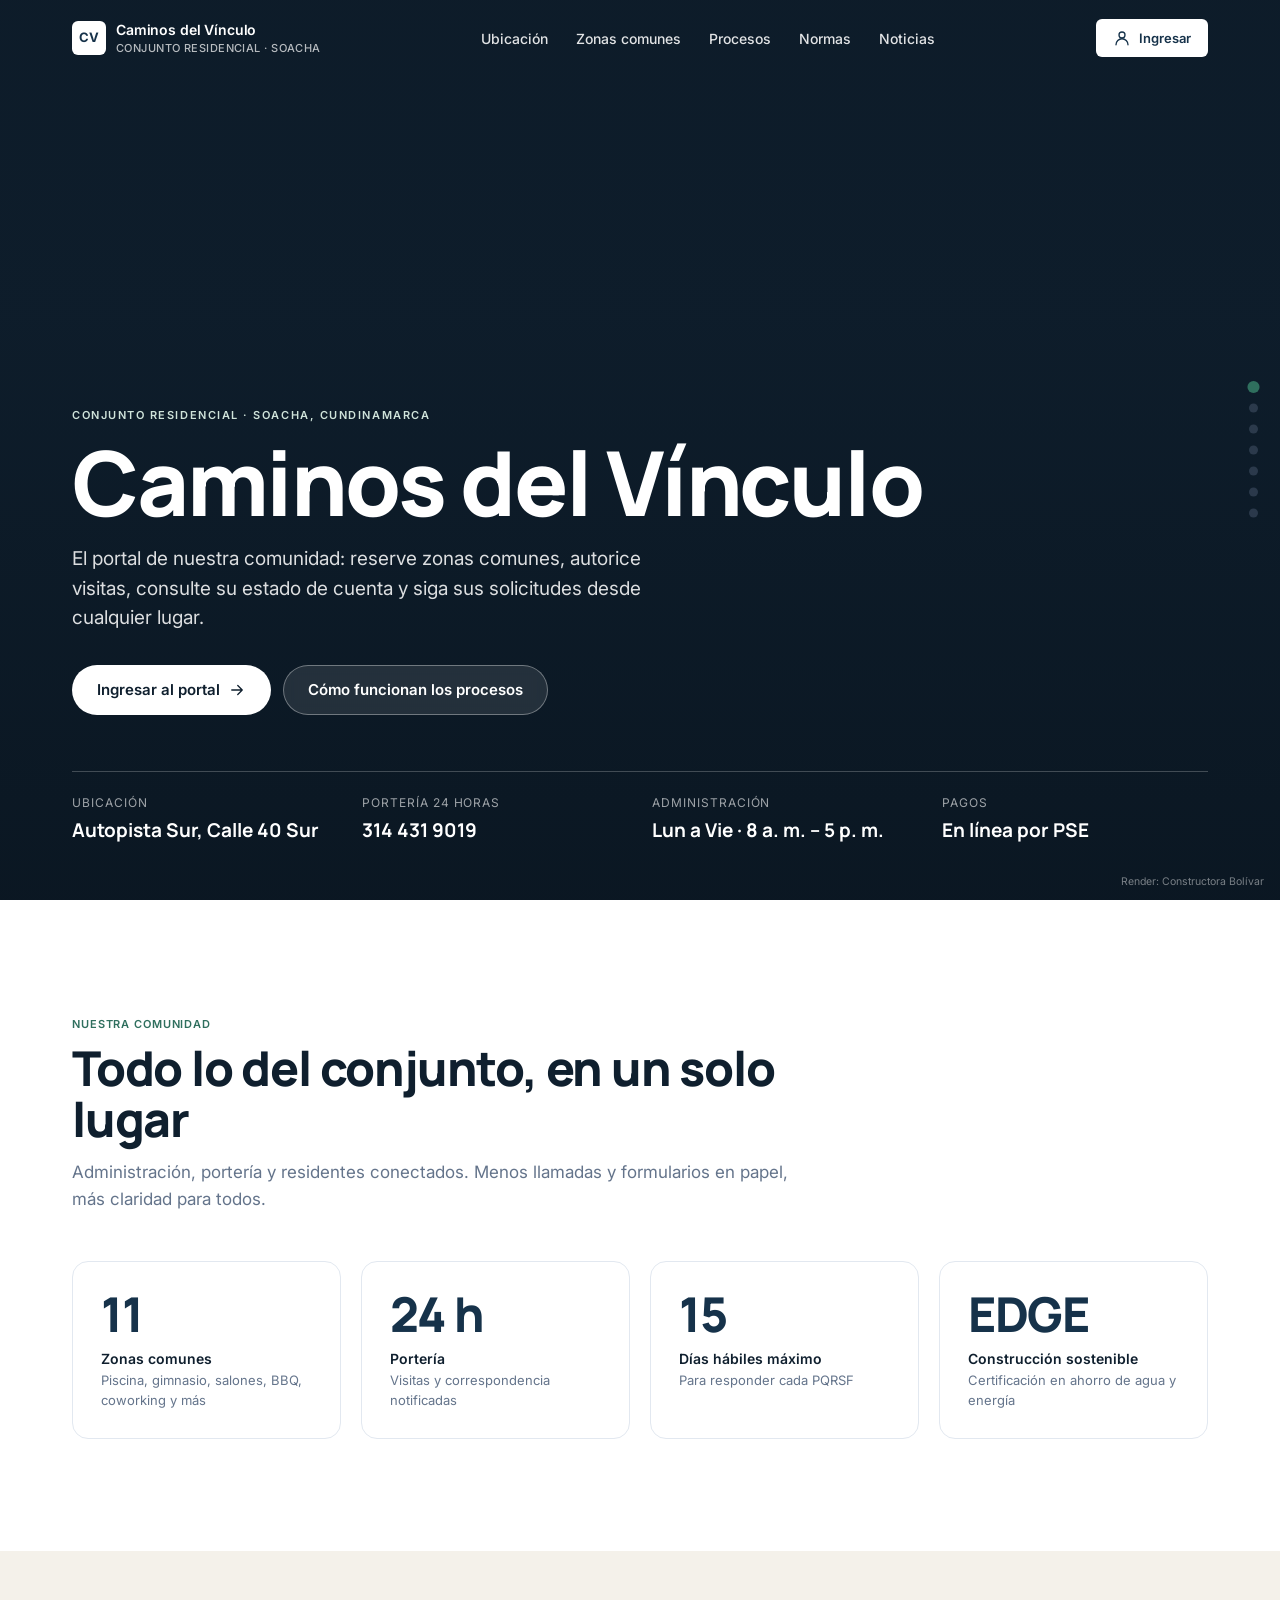
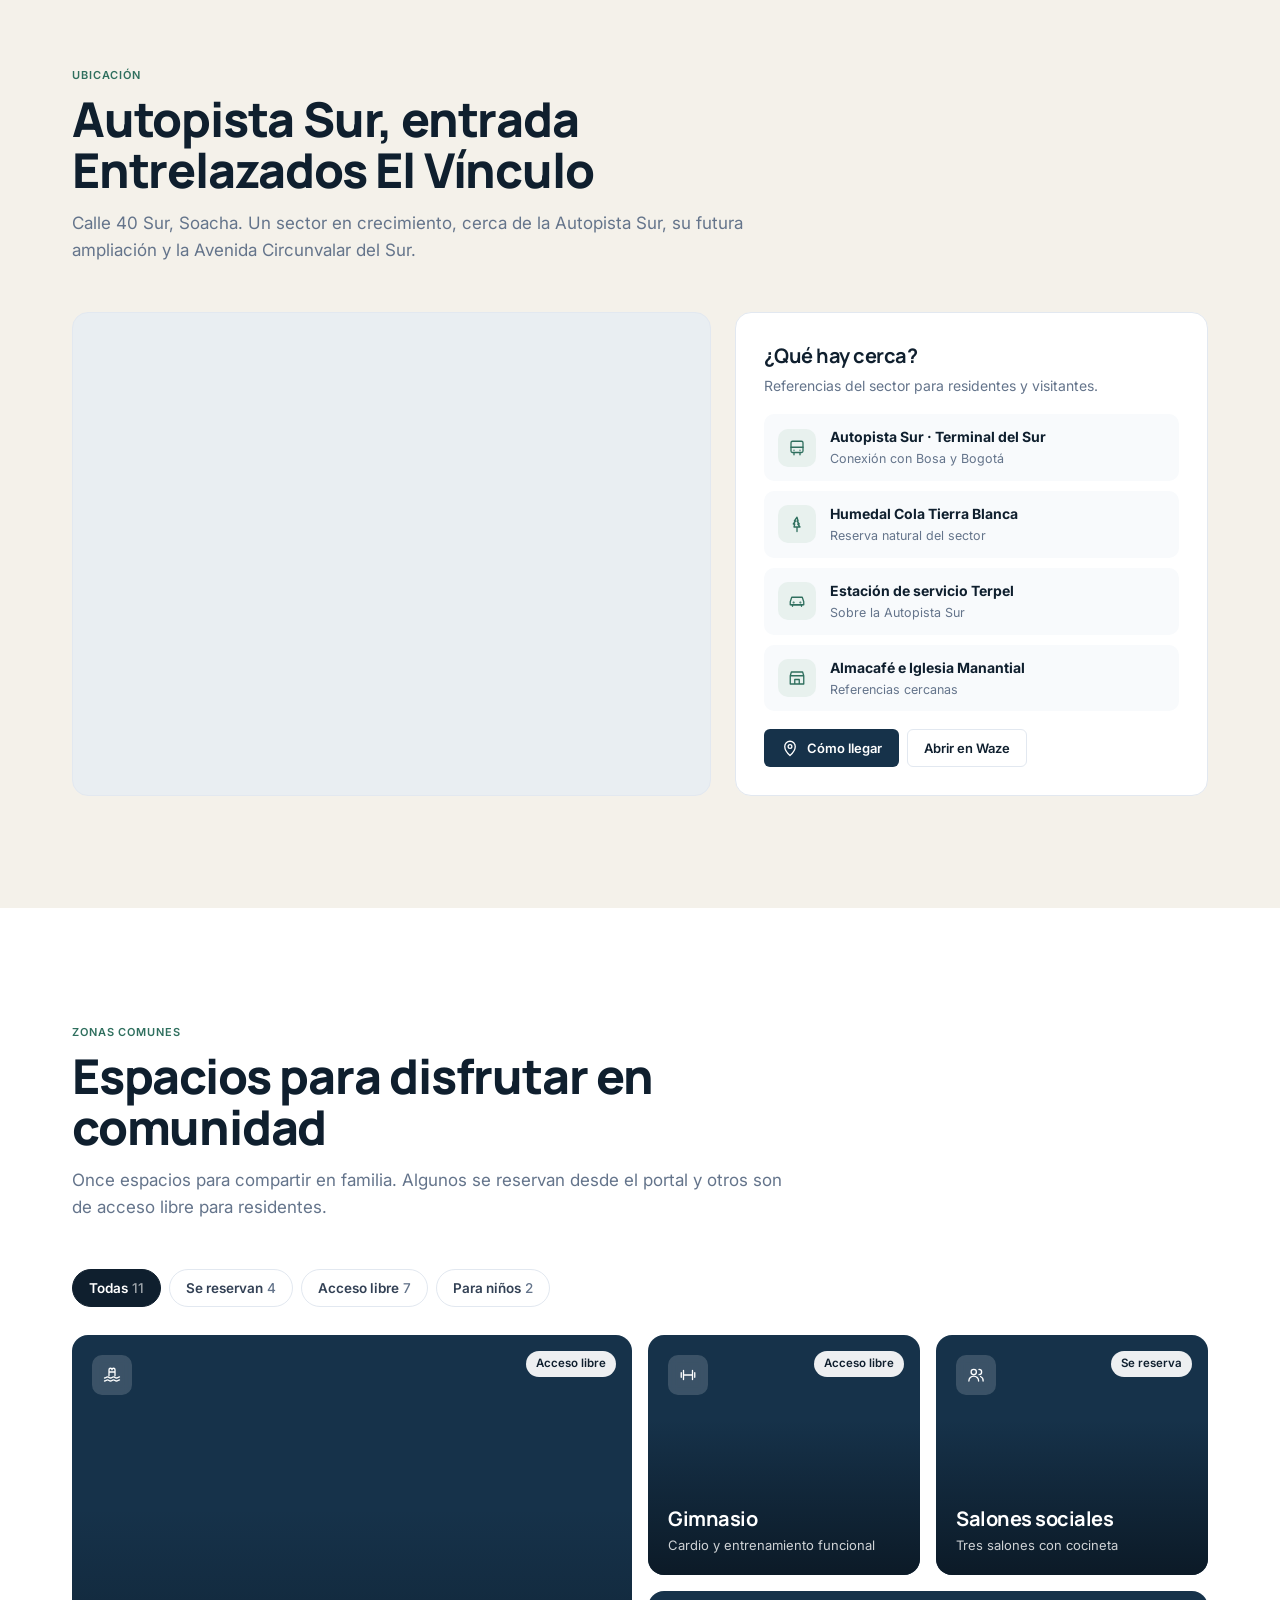
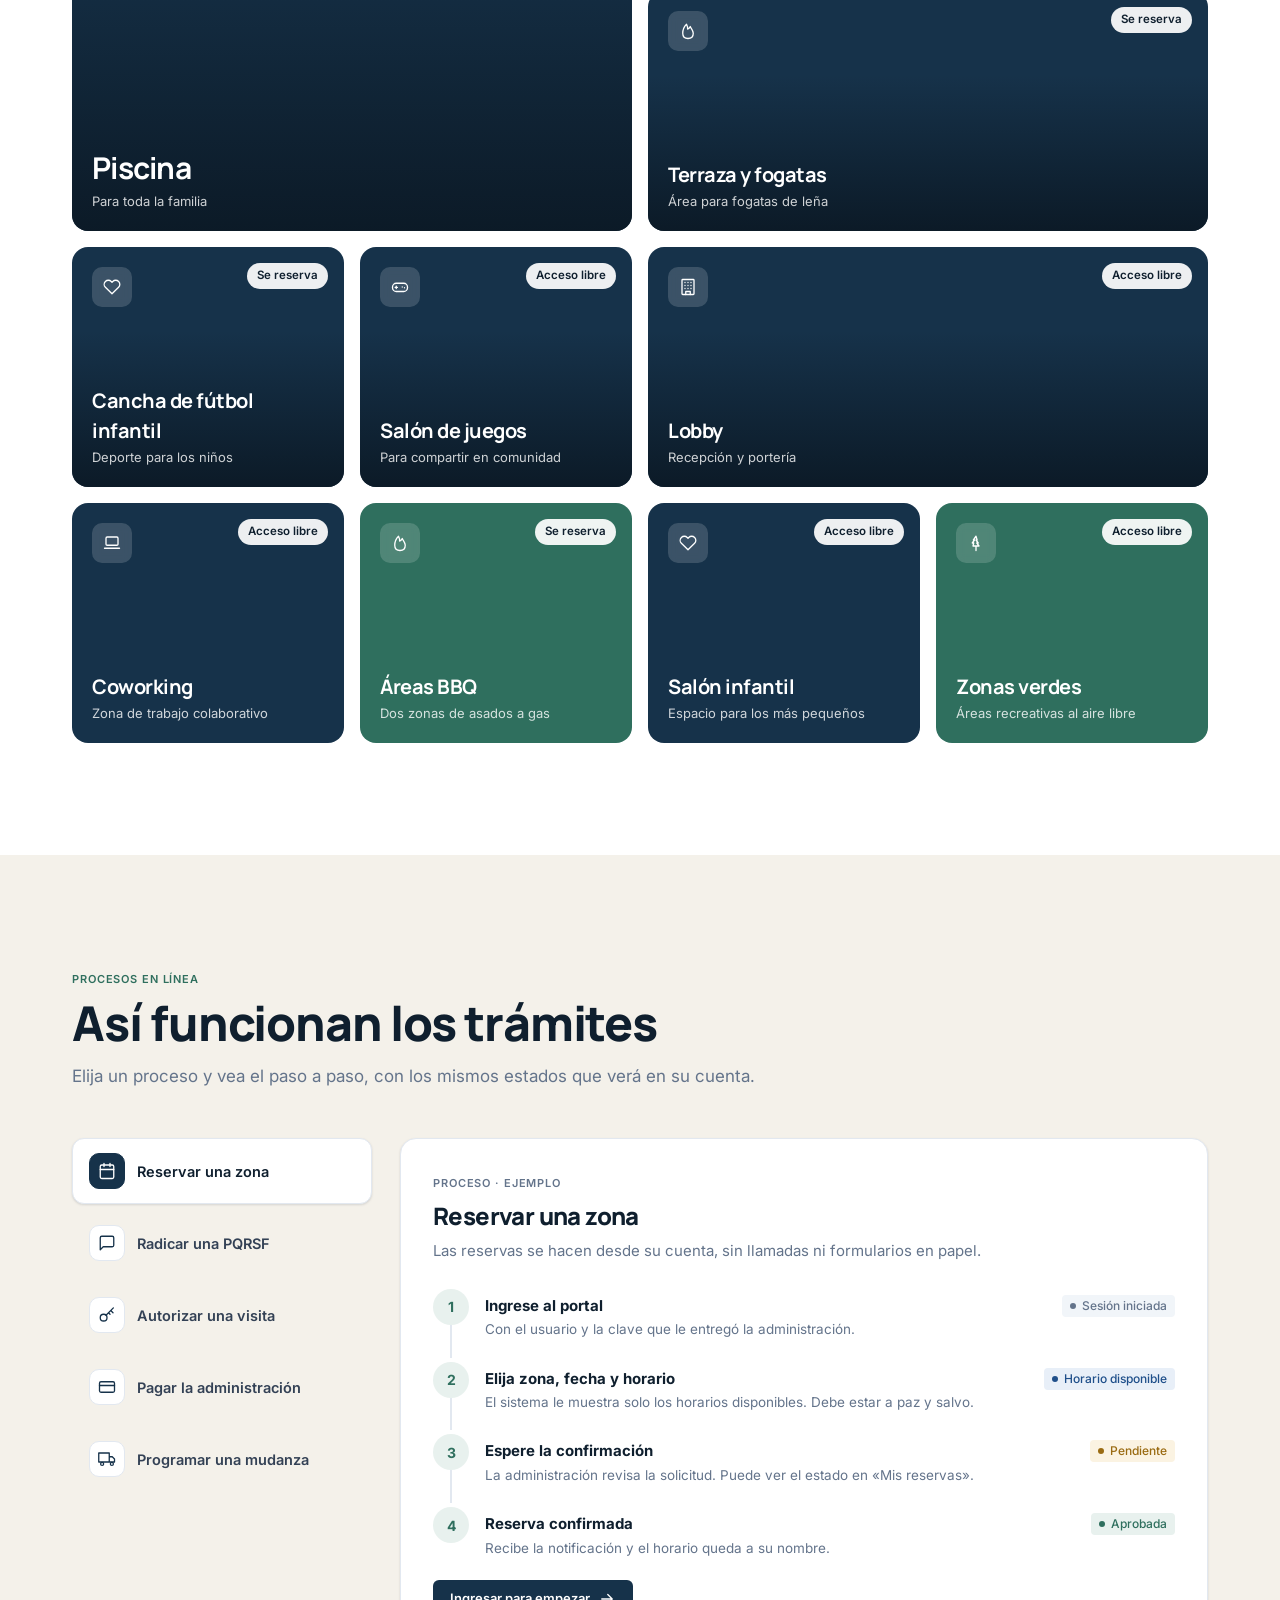
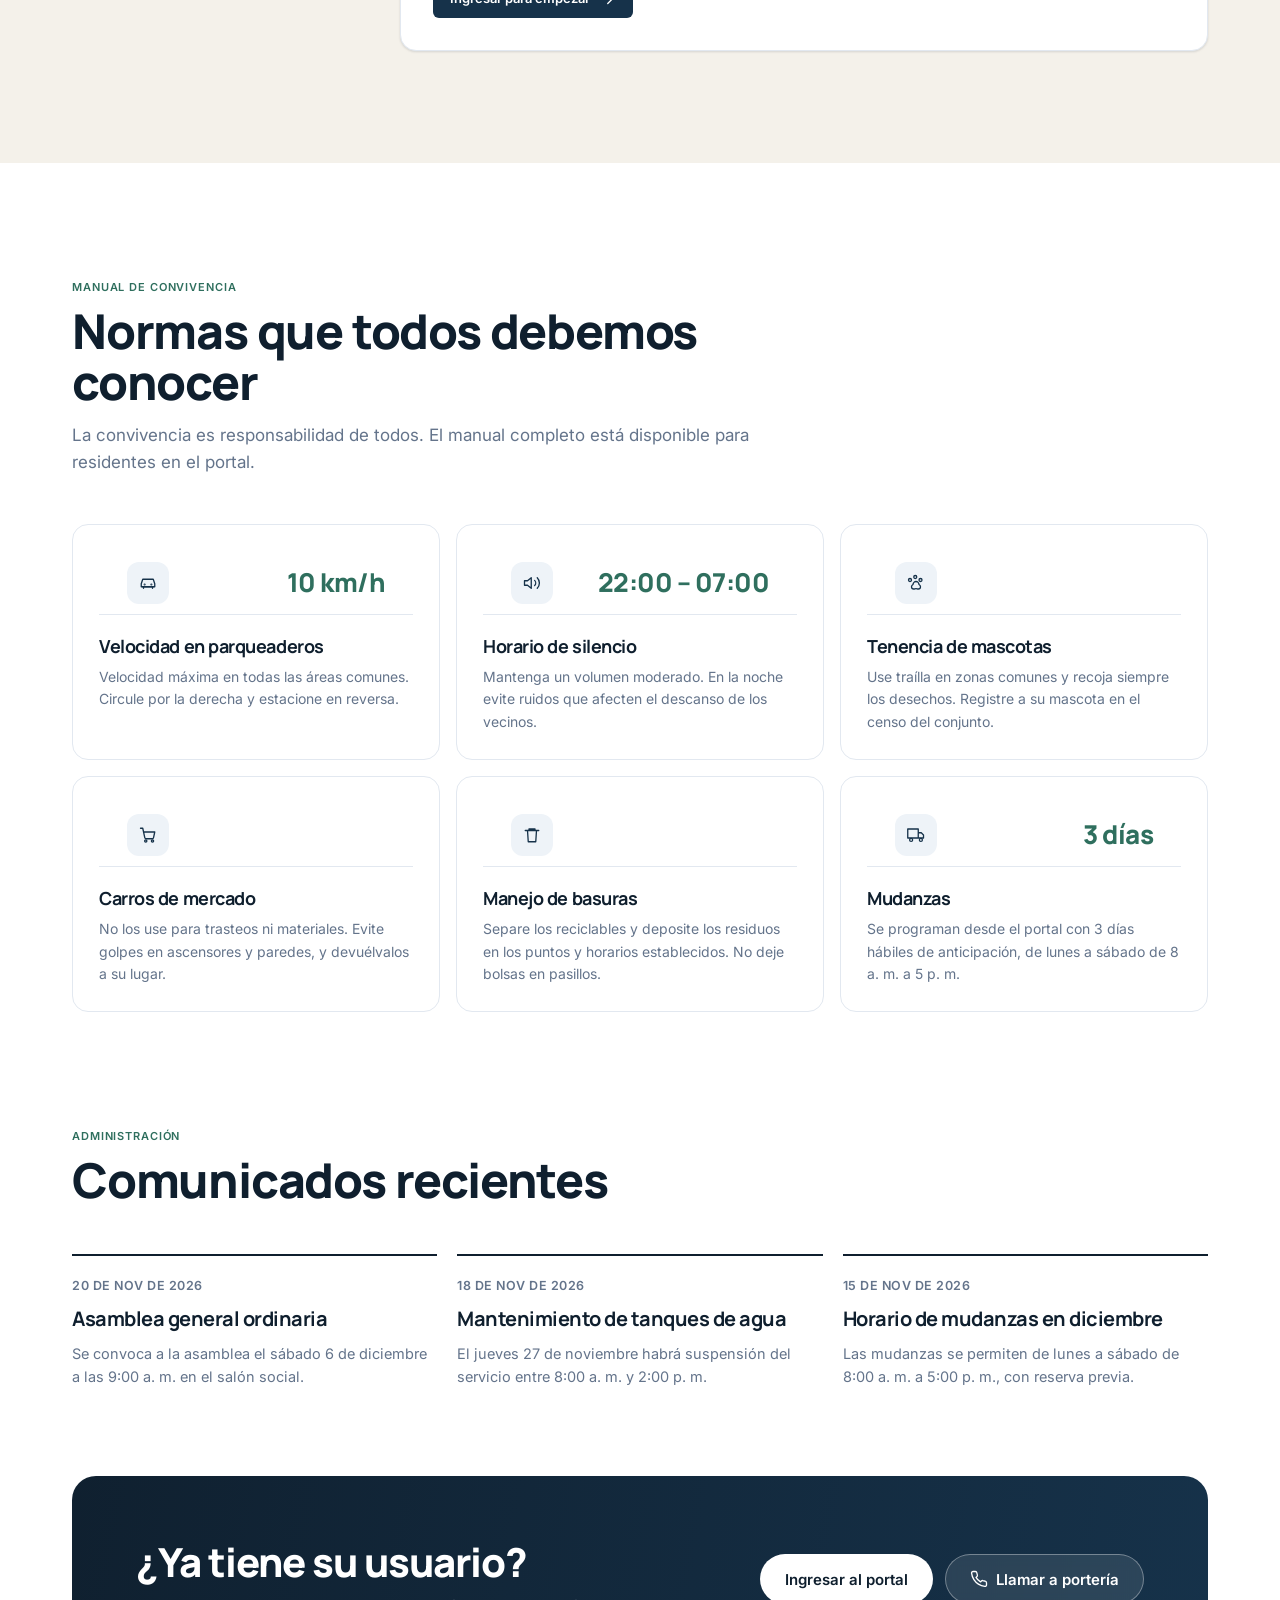
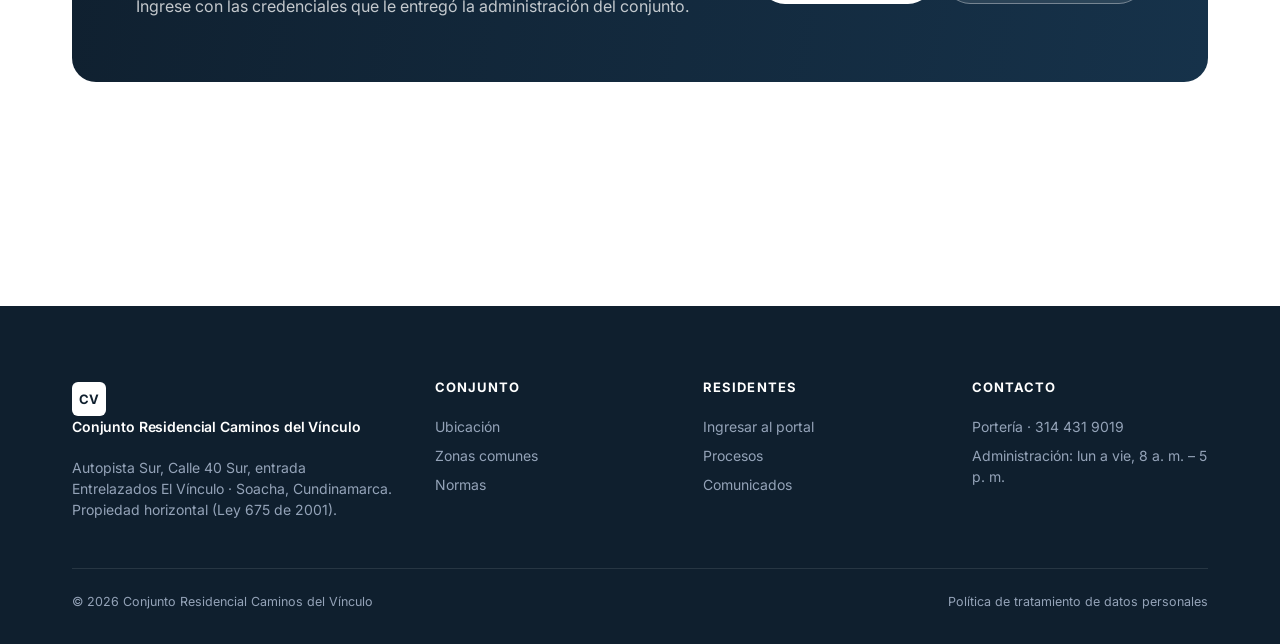
<file: index.html>
<!DOCTYPE html>
<html lang="es">
<head>
<meta charset="utf-8"><meta name="viewport" content="width=device-width,initial-scale=1">
<title>Conjunto Residencial Caminos del Vínculo · Soacha</title>
<meta name="description" content="Portal del Conjunto Residencial Caminos del Vínculo en Soacha: zonas comunes, procesos en línea, normas de convivencia y comunicados de la administración.">
<link rel="stylesheet" href="assets/styles.css">
<link rel="stylesheet" href="assets/home.css">
</head>
<body class="home">
<a class="skip" href="#contenido">Saltar al contenido</a>

<header class="h-nav" id="hnav">
  <div class="wrap">
    <a class="logo" href="index.html"><span class="mark">CV</span><span>Caminos del Vínculo<small>Conjunto residencial · Soacha</small></span></a>
    <nav aria-label="Secciones">
      <a href="#ubicacion">Ubicación</a><a href="#zonas">Zonas comunes</a><a href="#procesos">Procesos</a><a href="#normas">Normas</a><a href="#noticias">Noticias</a>
    </nav>
    <a class="btn btn-in" href="login.html"><i data-i="user"></i>Ingresar</a>
  </div>
</header>

<nav class="dots" aria-label="Ir a sección">
  <a href="#inicio" aria-label="Inicio"></a><a href="#comunidad" aria-label="Comunidad"></a><a href="#ubicacion" aria-label="Ubicación"></a>
  <a href="#zonas" aria-label="Zonas comunes"></a><a href="#procesos" aria-label="Procesos"></a><a href="#normas" aria-label="Normas"></a><a href="#noticias" aria-label="Noticias"></a>
</nav>

<main id="contenido">
<section class="cover" id="inicio">
  <div class="wrap">
    <span class="eyebrow">Conjunto Residencial · Soacha, Cundinamarca</span>
    <h1>Caminos del Vínculo</h1>
    <p class="lead">El portal de nuestra comunidad: reserve zonas comunes, autorice visitas, consulte su estado de cuenta y siga sus solicitudes desde cualquier lugar.</p>
    <div class="cta">
      <a class="btn btn-lg btn-white" href="login.html">Ingresar al portal <i data-i="arrow"></i></a>
      <a class="btn btn-lg btn-glass" href="#procesos">Cómo funcionan los procesos</a>
    </div>
    <div class="cover-facts">
      <div><span>Ubicación</span><b>Autopista Sur, Calle 40 Sur</b></div>
      <div><span>Portería 24 horas</span><b>314 431 9019</b></div>
      <div><span>Administración</span><b>Lun a Vie · 8 a. m. – 5 p. m.</b></div>
      <div><span>Pagos</span><b>En línea por PSE</b></div>
    </div>
  </div>
  <span class="credit">Render: Constructora Bolívar</span>
</section>

<section class="s" id="comunidad">
  <div class="wrap">
    <div class="s-h rv"><span class="eyebrow">Nuestra comunidad</span><h2>Todo lo del conjunto, en un solo lugar</h2>
      <p>Administración, portería y residentes conectados. Menos llamadas y formularios en papel, más claridad para todos.</p></div>
    <div class="stats rv">
      <div class="stat"><b>11</b><span>Zonas comunes</span><small>Piscina, gimnasio, salones, BBQ, coworking y más</small></div>
      <div class="stat"><b>24 h</b><span>Portería</span><small>Visitas y correspondencia notificadas</small></div>
      <div class="stat"><b>15</b><span>Días hábiles máximo</span><small>Para responder cada PQRSF</small></div>
      <div class="stat"><b>EDGE</b><span>Construcción sostenible</span><small>Certificación en ahorro de agua y energía</small></div>
    </div>
  </div>
</section>

<section class="s alt" id="ubicacion">
  <div class="wrap">
    <div class="s-h rv"><span class="eyebrow">Ubicación</span><h2>Autopista Sur, entrada Entrelazados El Vínculo</h2>
      <p>Calle 40 Sur, Soacha. Un sector en crecimiento, cerca de la Autopista Sur, su futura ampliación y la Avenida Circunvalar del Sur.</p></div>
    <div class="loc rv">
      <div class="map"><iframe title="Mapa de ubicación del conjunto" loading="lazy" referrerpolicy="no-referrer-when-downgrade"
        src="https://maps.google.com/maps?q=4.570868,-74.297333&z=15&output=embed"></iframe></div>
      <div class="near">
        <h3>¿Qué hay cerca?</h3><p class="muted">Referencias del sector para residentes y visitantes.</p>
        <ul>
          <li><span class="ic"><i data-i="bus"></i></span><div><b>Autopista Sur · Terminal del Sur</b><span>Conexión con Bosa y Bogotá</span></div></li>
          <li><span class="ic"><i data-i="tree"></i></span><div><b>Humedal Cola Tierra Blanca</b><span>Reserva natural del sector</span></div></li>
          <li><span class="ic"><i data-i="car"></i></span><div><b>Estación de servicio Terpel</b><span>Sobre la Autopista Sur</span></div></li>
          <li><span class="ic"><i data-i="store"></i></span><div><b>Almacafé e Iglesia Manantial</b><span>Referencias cercanas</span></div></li>
        </ul>
        <div class="acts">
          <a class="btn btn-primary" target="_blank" rel="noopener" href="https://www.google.com/maps/dir/?api=1&destination=4.570868,-74.297333"><i data-i="pin"></i>Cómo llegar</a>
          <a class="btn btn-ghost" target="_blank" rel="noopener" href="https://waze.com/ul?ll=4.570868,-74.297333&navigate=yes">Abrir en Waze</a>
        </div>
      </div>
    </div>
  </div>
</section>

<section class="s" id="zonas">
  <div class="wrap">
    <div class="s-h rv"><span class="eyebrow">Zonas comunes</span><h2>Espacios para disfrutar en comunidad</h2>
      <p>Once espacios para compartir en familia. Algunos se reservan desde el portal y otros son de acceso libre para residentes.</p></div>
    <div class="chips rv" role="toolbar" aria-label="Filtrar zonas" id="chips"></div>
    <div class="zones rv" id="zones"></div>
  </div>
</section>

<section class="s alt" id="procesos">
  <div class="wrap">
    <div class="s-h rv"><span class="eyebrow">Procesos en línea</span><h2>Así funcionan los trámites</h2>
      <p>Elija un proceso y vea el paso a paso, con los mismos estados que verá en su cuenta.</p></div>
    <div class="proc rv">
      <div class="proc-tabs" role="tablist" aria-label="Procesos" id="ptabs"></div>
      <div class="proc-card" role="tabpanel" id="pcard" aria-live="polite"></div>
    </div>
  </div>
</section>

<section class="s" id="normas">
  <div class="wrap">
    <div class="s-h rv"><span class="eyebrow">Manual de convivencia</span><h2>Normas que todos debemos conocer</h2>
      <p>La convivencia es responsabilidad de todos. El manual completo está disponible para residentes en el portal.</p></div>
    <div class="rules rv">
      <div class="rule2"><div class="top"><span class="ic"><i data-i="car"></i></span><span class="big">10 km/h</span></div><h3>Velocidad en parqueaderos</h3><p>Velocidad máxima en todas las áreas comunes. Circule por la derecha y estacione en reversa.</p></div>
      <div class="rule2"><div class="top"><span class="ic"><i data-i="volume"></i></span><span class="big">22:00 – 07:00</span></div><h3>Horario de silencio</h3><p>Mantenga un volumen moderado. En la noche evite ruidos que afecten el descanso de los vecinos.</p></div>
      <div class="rule2"><div class="top"><span class="ic"><i data-i="paw"></i></span></div><h3>Tenencia de mascotas</h3><p>Use traílla en zonas comunes y recoja siempre los desechos. Registre a su mascota en el censo del conjunto.</p></div>
      <div class="rule2"><div class="top"><span class="ic"><i data-i="cart"></i></span></div><h3>Carros de mercado</h3><p>No los use para trasteos ni materiales. Evite golpes en ascensores y paredes, y devuélvalos a su lugar.</p></div>
      <div class="rule2"><div class="top"><span class="ic"><i data-i="trash"></i></span></div><h3>Manejo de basuras</h3><p>Separe los reciclables y deposite los residuos en los puntos y horarios establecidos. No deje bolsas en pasillos.</p></div>
      <div class="rule2"><div class="top"><span class="ic"><i data-i="truck"></i></span><span class="big">3 días</span></div><h3>Mudanzas</h3><p>Se programan desde el portal con 3 días hábiles de anticipación, de lunes a sábado de 8 a. m. a 5 p. m.</p></div>
    </div>
  </div>
</section>

<section class="s" id="noticias" style="padding-top:0">
  <div class="wrap">
    <div class="s-h rv"><span class="eyebrow">Administración</span><h2>Comunicados recientes</h2></div>
    <div class="news rv" id="news"></div>
    <div class="band rv" style="margin-top:88px">
      <div><h2>¿Ya tiene su usuario?</h2><p>Ingrese con las credenciales que le entregó la administración del conjunto.</p></div>
      <div class="cta" style="display:flex;gap:12px;flex-wrap:wrap"><a class="btn btn-lg btn-white" href="login.html">Ingresar al portal</a><a class="btn btn-lg btn-glass" href="tel:3144319019"><i data-i="phone"></i>Llamar a portería</a></div>
    </div>
  </div>
</section>
</main>

<footer class="f2">
  <div class="wrap">
    <div class="cols">
      <div><a class="logo" href="index.html"><span class="mark">CV</span><span>Conjunto Residencial Caminos del Vínculo</span></a>
        <p style="margin-top:16px;max-width:320px">Autopista Sur, Calle 40 Sur, entrada Entrelazados El Vínculo · Soacha, Cundinamarca. Propiedad horizontal (Ley 675 de 2001).</p></div>
      <div><h4>Conjunto</h4><a href="#ubicacion">Ubicación</a><a href="#zonas">Zonas comunes</a><a href="#normas">Normas</a></div>
      <div><h4>Residentes</h4><a href="login.html">Ingresar al portal</a><a href="#procesos">Procesos</a><a href="#noticias">Comunicados</a></div>
      <div><h4>Contacto</h4><a href="tel:3144319019">Portería · 314 431 9019</a><span style="display:block;padding:4px 0">Administración: lun a vie, 8 a. m. – 5 p. m.</span></div>
    </div>
    <div class="legal"><span>© 2026 Conjunto Residencial Caminos del Vínculo</span><a href="politica-datos.html" style="display:inline;padding:0">Política de tratamiento de datos personales</a></div>
  </div>
</footer>

<script src="assets/icons.js"></script>
<script src="assets/data.js"></script>
<script>
// ---- Zonas comunes reales del conjunto (renders de Constructora Bolívar) ----
// Para usar fotos propias, guárdelas en assets/img/ y cambie la ruta en "img".
const CB = 'https://cbolivarstorageprod.blob.core.windows.net/files-v2/';
const IMG = f => `url('${f.startsWith('http') || f.startsWith('assets') ? f : CB + f}')`;
const ZONAS = [
  { n: 'Piscina', d: 'Para toda la familia', t: ['libre'], ic: 'pool', img: '2024-11/piscina-caminos-del-vinculo.webp', cls: 'big' },
  { n: 'Gimnasio', d: 'Cardio y entrenamiento funcional', t: ['libre'], ic: 'dumbbell', img: '2026-04/cb_web_caminosdelvinculo_5_desktop.webp' },
  { n: 'Salones sociales', d: 'Tres salones con cocineta', t: ['reserva'], ic: 'users', img: '2024-11/salon-social-camino-vinculo_0.webp' },
  { n: 'Terraza y fogatas', d: 'Área para fogatas de leña', t: ['reserva'], ic: 'flame', img: '2024-11/terraza-caminos-vinculo-soacha_0.webp', cls: 'wide' },
  { n: 'Cancha de fútbol infantil', d: 'Deporte para los niños', t: ['reserva', 'ninos'], ic: 'heart', img: '2025-03/cancha-mutiple-caminos-vinculo-constructora-bolivar.webp' },
  { n: 'Salón de juegos', d: 'Para compartir en comunidad', t: ['libre'], ic: 'game', img: '2025-03/salon-juegos-caminos-vinculo.webp' },
  { n: 'Lobby', d: 'Recepción y portería', t: ['libre'], ic: 'building', img: '2025-03/lobby-camino-vinculo.webp', cls: 'wide' },
  { n: 'Coworking', d: 'Zona de trabajo colaborativo', t: ['libre'], ic: 'laptop', cls: 'plain dark' },
  { n: 'Áreas BBQ', d: 'Dos zonas de asados a gas', t: ['reserva'], ic: 'flame', cls: 'plain' },
  { n: 'Salón infantil', d: 'Espacio para los más pequeños', t: ['libre', 'ninos'], ic: 'heart', cls: 'plain dark' },
  { n: 'Zonas verdes', d: 'Áreas recreativas al aire libre', t: ['libre'], ic: 'tree', cls: 'plain' },
];
const FILTROS = [['todas', 'Todas'], ['reserva', 'Se reservan'], ['libre', 'Acceso libre'], ['ninos', 'Para niños']];
const zEl = document.getElementById('zones'), cEl = document.getElementById('chips');
zEl.innerHTML = ZONAS.map(z => `<article class="zone ${z.cls || ''}" data-t="${z.t.join(' ')}" ${z.img ? `style="background-image:${IMG(z.img)}"` : ''}>
  <span class="ic">${ico(z.ic)}</span><span class="pill">${z.t.includes('reserva') ? 'Se reserva' : 'Acceso libre'}</span><h3>${z.n}</h3><p>${z.d}</p></article>`).join('');
cEl.innerHTML = FILTROS.map(([k, l], i) => `<button class="${i ? '' : 'on'}" data-f="${k}" aria-pressed="${!i}">${l}<span class="n">${k === 'todas' ? ZONAS.length : ZONAS.filter(z => z.t.includes(k)).length}</span></button>`).join('');
cEl.onclick = e => { const b = e.target.closest('button'); if (!b) return;
  cEl.querySelectorAll('button').forEach(x => { x.classList.toggle('on', x === b); x.setAttribute('aria-pressed', x === b); });
  zEl.querySelectorAll('.zone').forEach(z => z.hidden = b.dataset.f !== 'todas' && !z.dataset.t.split(' ').includes(b.dataset.f)); };

// ---- Procesos paso a paso (mismos estados que el portal) ----
const PROC = [
  { k: 'reserva', t: 'Reservar una zona', ic: 'calendar', intro: 'Las reservas se hacen desde su cuenta, sin llamadas ni formularios en papel.', steps: [
    ['Ingrese al portal', 'Con el usuario y la clave que le entregó la administración.', 'Sesión iniciada', 't-neutral'],
    ['Elija zona, fecha y horario', 'El sistema le muestra solo los horarios disponibles. Debe estar a paz y salvo.', 'Horario disponible', 't-info'],
    ['Espere la confirmación', 'La administración revisa la solicitud. Puede ver el estado en «Mis reservas».', 'Pendiente', 't-warn'],
    ['Reserva confirmada', 'Recibe la notificación y el horario queda a su nombre.', 'Aprobada', 't-ok']] },
  { k: 'pqr', t: 'Radicar una PQRSF', ic: 'msg', intro: 'Peticiones, quejas, reclamos, sugerencias y felicitaciones con número de radicado y plazo de respuesta.', steps: [
    ['Describa su solicitud', 'Elija el tipo y el área (mantenimiento, convivencia, seguridad, facturación…).', 'Radicada', 't-info'],
    ['Reciba su número de radicado', 'Queda registrada con fecha límite de respuesta de 15 días hábiles.', 'Radicada', 't-info'],
    ['La administración la gestiona', 'Puede consultar el avance en cualquier momento desde su cuenta.', 'En proceso', 't-warn'],
    ['Respuesta y cierre', 'Recibe la respuesta por el portal y por correo.', 'Cerrada', 't-ok']] },
  { k: 'visita', t: 'Autorizar una visita', ic: 'key', intro: 'Pre-registre a sus invitados y evite llamadas por citófono.', steps: [
    ['Registre al invitado', 'Nombre, fecha y motivo de la visita.', 'Vigente', 't-info'],
    ['Portería ve la autorización', 'Al llegar, el vigilante verifica los datos y registra el ingreso.', 'Dentro', 't-info'],
    ['Aviso de llegada', 'Usted recibe una notificación cuando su visita ingresa.', 'Dentro', 't-info'],
    ['Salida registrada', 'La visita queda en su historial.', 'Salió', 't-neutral']] },
  { k: 'pago', t: 'Pagar la administración', ic: 'card', intro: 'Consulte su saldo y pague en línea de forma segura.', steps: [
    ['Consulte su estado de cuenta', 'Vea la cuota según su coeficiente y los movimientos del mes.', 'Pendiente', 't-warn'],
    ['Pague por PSE', 'Será redirigido a la pasarela bancaria. El portal no guarda datos bancarios.', 'Pendiente', 't-warn'],
    ['Pago aplicado', 'El pago se refleja en su cuenta y puede descargar el recibo.', 'Pagado', 't-ok'],
    ['Paz y salvo', 'Al estar al día, descargue su paz y salvo con código de verificación.', 'Al día', 't-ok']] },
  { k: 'mudanza', t: 'Programar una mudanza', ic: 'truck', intro: 'Trasteos e ingreso de materiales con autorización previa.', steps: [
    ['Radique la solicitud', 'Indique la fecha (mínimo 3 días hábiles) y los datos del transporte.', 'Pendiente', 't-warn'],
    ['Revisión de administración', 'Se verifica disponibilidad de horario y el estado de cuenta.', 'Pendiente', 't-warn'],
    ['Autorización', 'Portería recibe la autorización para el día programado.', 'Aprobada', 't-ok'],
    ['Mudanza realizada', 'Se registra la novedad en la minuta de portería.', 'Cerrada', 't-ok']] },
];
const tEl = document.getElementById('ptabs'), pEl = document.getElementById('pcard');
tEl.innerHTML = PROC.map((p, i) => `<button role="tab" id="tab-${p.k}" aria-selected="${!i}" class="${i ? '' : 'on'}" data-k="${p.k}"><span class="ic">${ico(p.ic)}</span>${p.t}</button>`).join('');
const showProc = k => { const p = PROC.find(x => x.k === k);
  tEl.querySelectorAll('button').forEach(b => { b.classList.toggle('on', b.dataset.k === k); b.setAttribute('aria-selected', b.dataset.k === k); });
  pEl.setAttribute('aria-labelledby', 'tab-' + k);
  pEl.innerHTML = `<span class="eyebrow">Proceso · ejemplo</span><h3 style="font-size:24px;font-weight:800;margin-top:6px">${p.t}</h3><p class="intro">${p.intro}</p>
    <ol class="steps">${p.steps.map((s, i) => `<li><span class="num">${i + 1}</span><div><b>${s[0]}</b><p>${s[1]}</p></div><span class="tag ${s[3]}">${s[2]}</span></li>`).join('')}</ol>
    <a class="btn btn-primary" href="login.html">Ingresar para empezar <i data-i="arrow"></i></a>`; hydrateIcons(pEl); };
tEl.onclick = e => { const b = e.target.closest('button'); if (b) showProc(b.dataset.k); };
tEl.onkeydown = e => { if (!['ArrowDown', 'ArrowUp', 'ArrowRight', 'ArrowLeft'].includes(e.key)) return; e.preventDefault();
  const bs = [...tEl.children], i = bs.findIndex(b => b.classList.contains('on')), n = bs[(i + (/Down|Right/.test(e.key) ? 1 : -1) + bs.length) % bs.length]; n.focus(); showProc(n.dataset.k); };
showProc('reserva');

// ---- Comunicados ----
const escH = s => String(s).replace(/[&<>"']/g, c => ({ '&': '&amp;', '<': '&lt;', '>': '&gt;', '"': '&quot;', "'": '&#39;' }[c]));
document.getElementById('news').innerHTML = DB.get('comunicados').slice(0, 3).map(c =>
  `<article><time datetime="${c.fecha}">${fmt.date(c.fecha)}</time><h3>${escH(c.titulo)}</h3><p>${escH(c.cuerpo)}</p></article>`).join('');

// ---- Cabecera, indicador de secciones y aparición suave ----
const nav = document.getElementById('hnav');
const onScroll = () => nav.classList.toggle('solid', scrollY > innerHeight * 0.6);
addEventListener('scroll', onScroll, { passive: true }); onScroll();
const dots = [...document.querySelectorAll('.dots a')];
const io = new IntersectionObserver(es => es.forEach(e => { if (e.isIntersecting) dots.forEach(d => d.classList.toggle('on', d.getAttribute('href') === '#' + e.target.id)); }), { rootMargin: '-45% 0px -50% 0px' });
dots.forEach(d => io.observe(document.querySelector(d.getAttribute('href'))));
const rv = new IntersectionObserver(es => es.forEach(e => { if (e.isIntersecting) { e.target.classList.add('in'); rv.unobserve(e.target); } }), { threshold: .12 });
document.querySelectorAll('.rv').forEach(el => rv.observe(el));
</script>
</body>
</html>
</file>
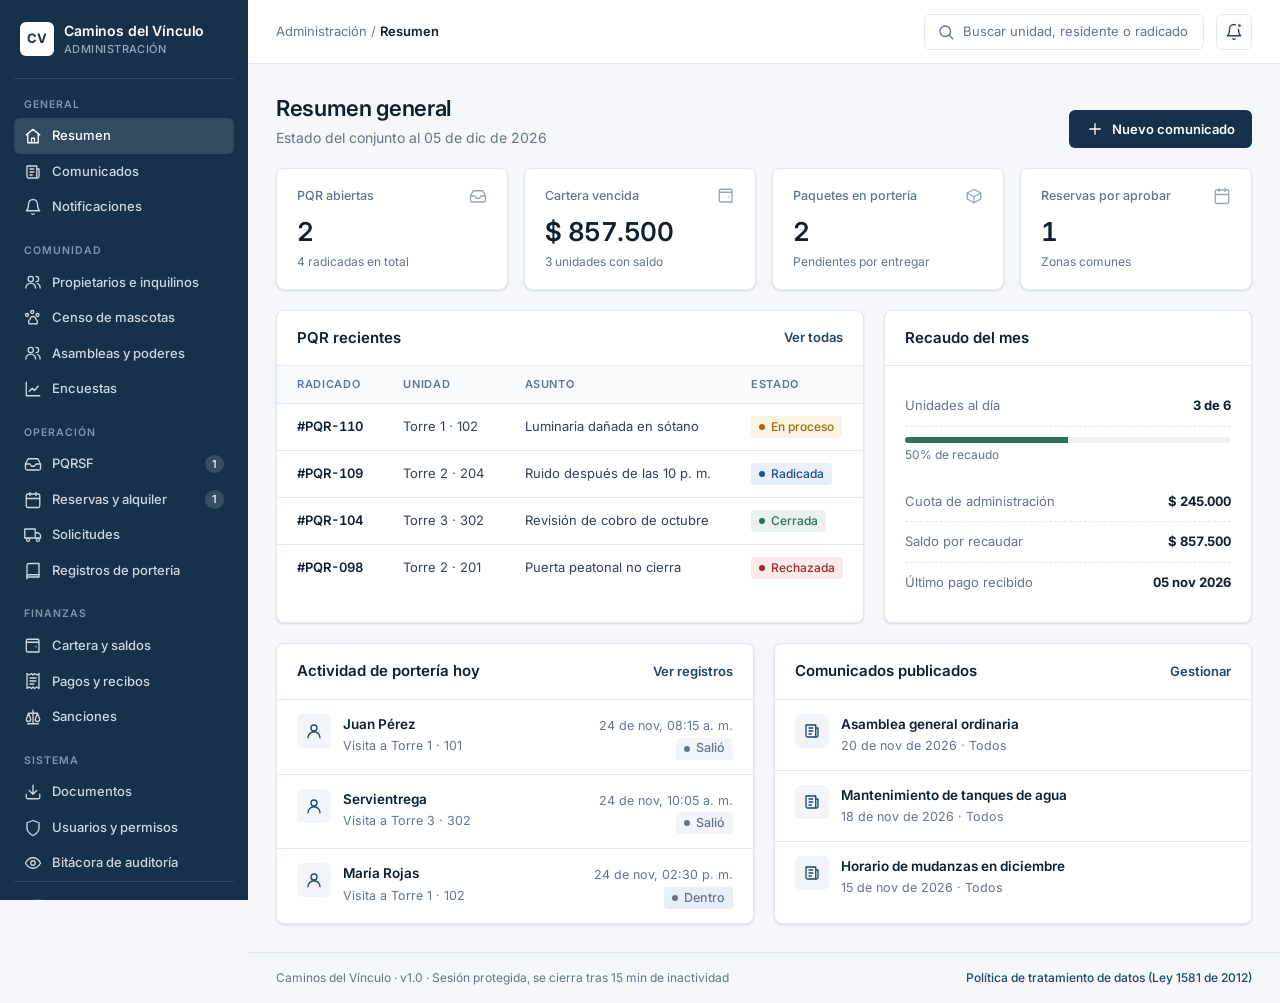
<file: admin.html>
<!DOCTYPE html>
<html lang="es">
<head>
<meta charset="utf-8"><meta name="viewport" content="width=device-width,initial-scale=1">
<title>Administración · Caminos del Vínculo</title>
<link rel="stylesheet" href="assets/styles.css">
</head>
<body>
<script src="assets/icons.js"></script>
<script src="assets/data.js"></script>
<script src="assets/app.js"></script>
<script src="assets/admin.js"></script>
</body>
</html>
</file>
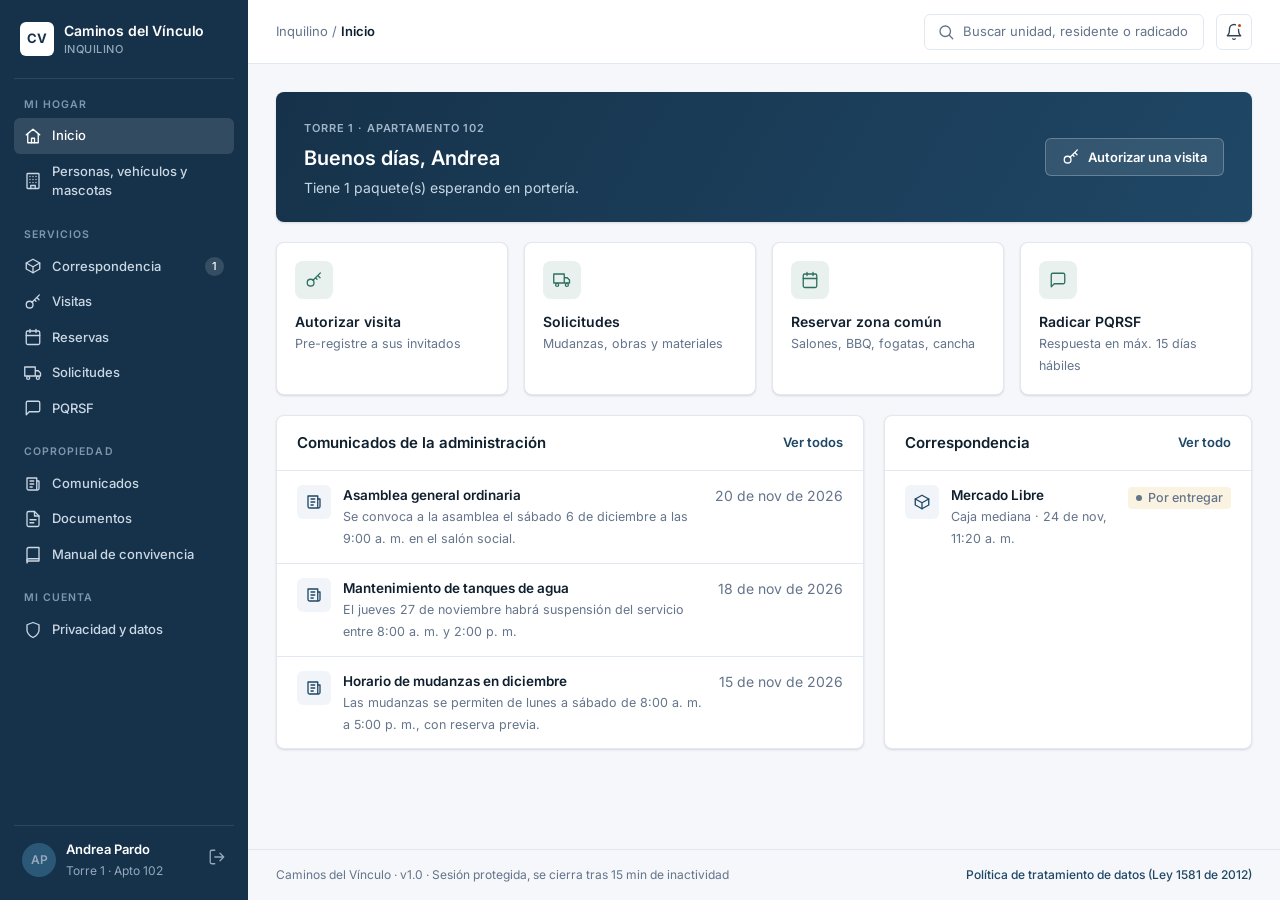
<file: inquilino.html>
<!DOCTYPE html>
<html lang="es">
<head>
<meta charset="utf-8"><meta name="viewport" content="width=device-width,initial-scale=1">
<title>Inquilino · Caminos del Vínculo</title>
<link rel="stylesheet" href="assets/styles.css">
</head>
<body>
<script src="assets/icons.js"></script>
<script src="assets/data.js"></script>
<script src="assets/app.js"></script>
<script>const ROL="inquilino"</script><script src="assets/residente.js"></script>
</body>
</html>
</file>
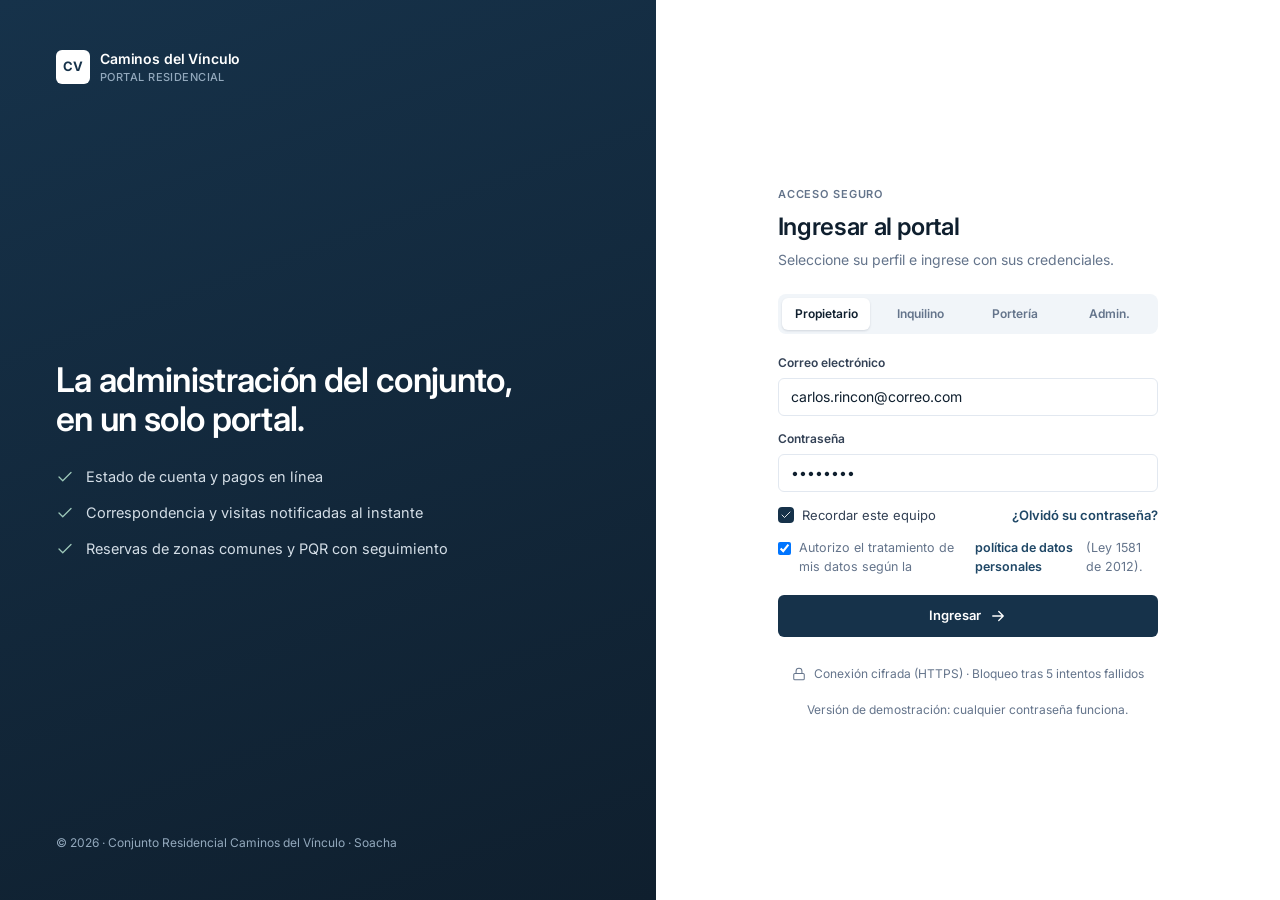
<file: login.html>
<!DOCTYPE html>
<html lang="es">
<head>
<meta charset="utf-8"><meta name="viewport" content="width=device-width,initial-scale=1">
<title>Ingresar · Caminos del Vínculo</title>
<link rel="stylesheet" href="assets/styles.css">
</head>
<body>
<a class="skip" href="#f">Saltar al formulario</a>
<main class="auth">
  <aside class="auth-aside">
    <a class="logo" href="index.html"><span class="mark">CV</span><span>Caminos del Vínculo<small>Portal residencial</small></span></a>
    <div>
      <h2>La administración del conjunto, en un solo portal.</h2>
      <ul>
        <li><i data-i="check"></i>Estado de cuenta y pagos en línea</li>
        <li><i data-i="check"></i>Correspondencia y visitas notificadas al instante</li>
        <li><i data-i="check"></i>Reservas de zonas comunes y PQR con seguimiento</li>
      </ul>
    </div>
    <span style="font-size:12px;color:#93a9bd">© 2026 · Conjunto Residencial Caminos del Vínculo · Soacha</span>
  </aside>
  <section class="auth-form">
    <form id="f">
      <div class="notice warn" id="exp" style="display:none;margin-bottom:18px"><span>!</span>Su sesión se cerró por inactividad. Ingrese de nuevo.</div>
      <span class="eyebrow">Acceso seguro</span>
      <h1 style="margin-top:6px">Ingresar al portal</h1>
      <p class="muted" style="margin-top:4px">Seleccione su perfil e ingrese con sus credenciales.</p>
      <div class="roles" id="roles" role="radiogroup" aria-label="Perfil de acceso">
        <span class="on" data-r="propietario.html">Propietario</span>
        <span data-r="inquilino.html">Inquilino</span>
        <span data-r="porteria.html">Portería</span>
        <span data-r="admin.html">Admin.</span>
      </div>
      <div class="field"><label for="em">Correo electrónico</label><input class="input" id="em" type="email" autocomplete="username" placeholder="nombre@correo.com" value="carlos.rincon@correo.com"></div>
      <div class="field"><label for="pw">Contraseña</label><input class="input" id="pw" type="password" autocomplete="current-password" value="demo1234"></div>
      <div class="row"><span class="chk"><i aria-hidden="true"><svg class="ico" style="width:12px;height:12px;color:#fff" viewBox="0 0 24 24"><path d="M20 6 9 17l-5-5"/></svg></i>Recordar este equipo</span><a href="#">¿Olvidó su contraseña?</a></div>
      <label class="chk" style="font-size:12.5px;align-items:flex-start;margin:-8px 0 18px;color:var(--muted)"><input type="checkbox" required checked style="margin-top:3px">Autorizo el tratamiento de mis datos según la <a class="link" href="politica-datos.html" style="font-size:12.5px">política de datos personales</a> (Ley 1581 de 2012).</label>
      <button class="btn btn-primary" style="width:100%;height:42px">Ingresar <i data-i="arrow"></i></button>
      <div class="secure"><i data-i="lock" style="width:14px;height:14px"></i>Conexión cifrada (HTTPS) · Bloqueo tras 5 intentos fallidos</div>
      <p class="muted" style="text-align:center;font-size:12px;margin-top:18px">Versión de demostración: cualquier contraseña funciona.</p>
    </form>
  </section>
</main>
<script src="assets/icons.js"></script>
<script>
if (location.search.includes('expirada')) document.getElementById('exp').style.display = 'flex';
let dest = 'propietario.html';
document.querySelectorAll('#roles span').forEach(s => { s.setAttribute('role', 'radio'); s.tabIndex = 0; s.setAttribute('aria-checked', s.classList.contains('on'));
  s.onkeydown = e => { if (e.key === 'Enter' || e.key === ' ') { e.preventDefault(); s.click(); } }; });
document.querySelectorAll('#roles span').forEach(s => s.onclick = () => {
  document.querySelectorAll('#roles span').forEach(x => x.setAttribute('aria-checked', x === s));
  document.querySelectorAll('#roles span').forEach(x => x.classList.remove('on'));
  s.classList.add('on'); dest = s.dataset.r;
});
document.getElementById('f').onsubmit = e => { e.preventDefault(); sessionStorage.clear(); location.href = dest; };
</script>
</body>
</html>
</file>
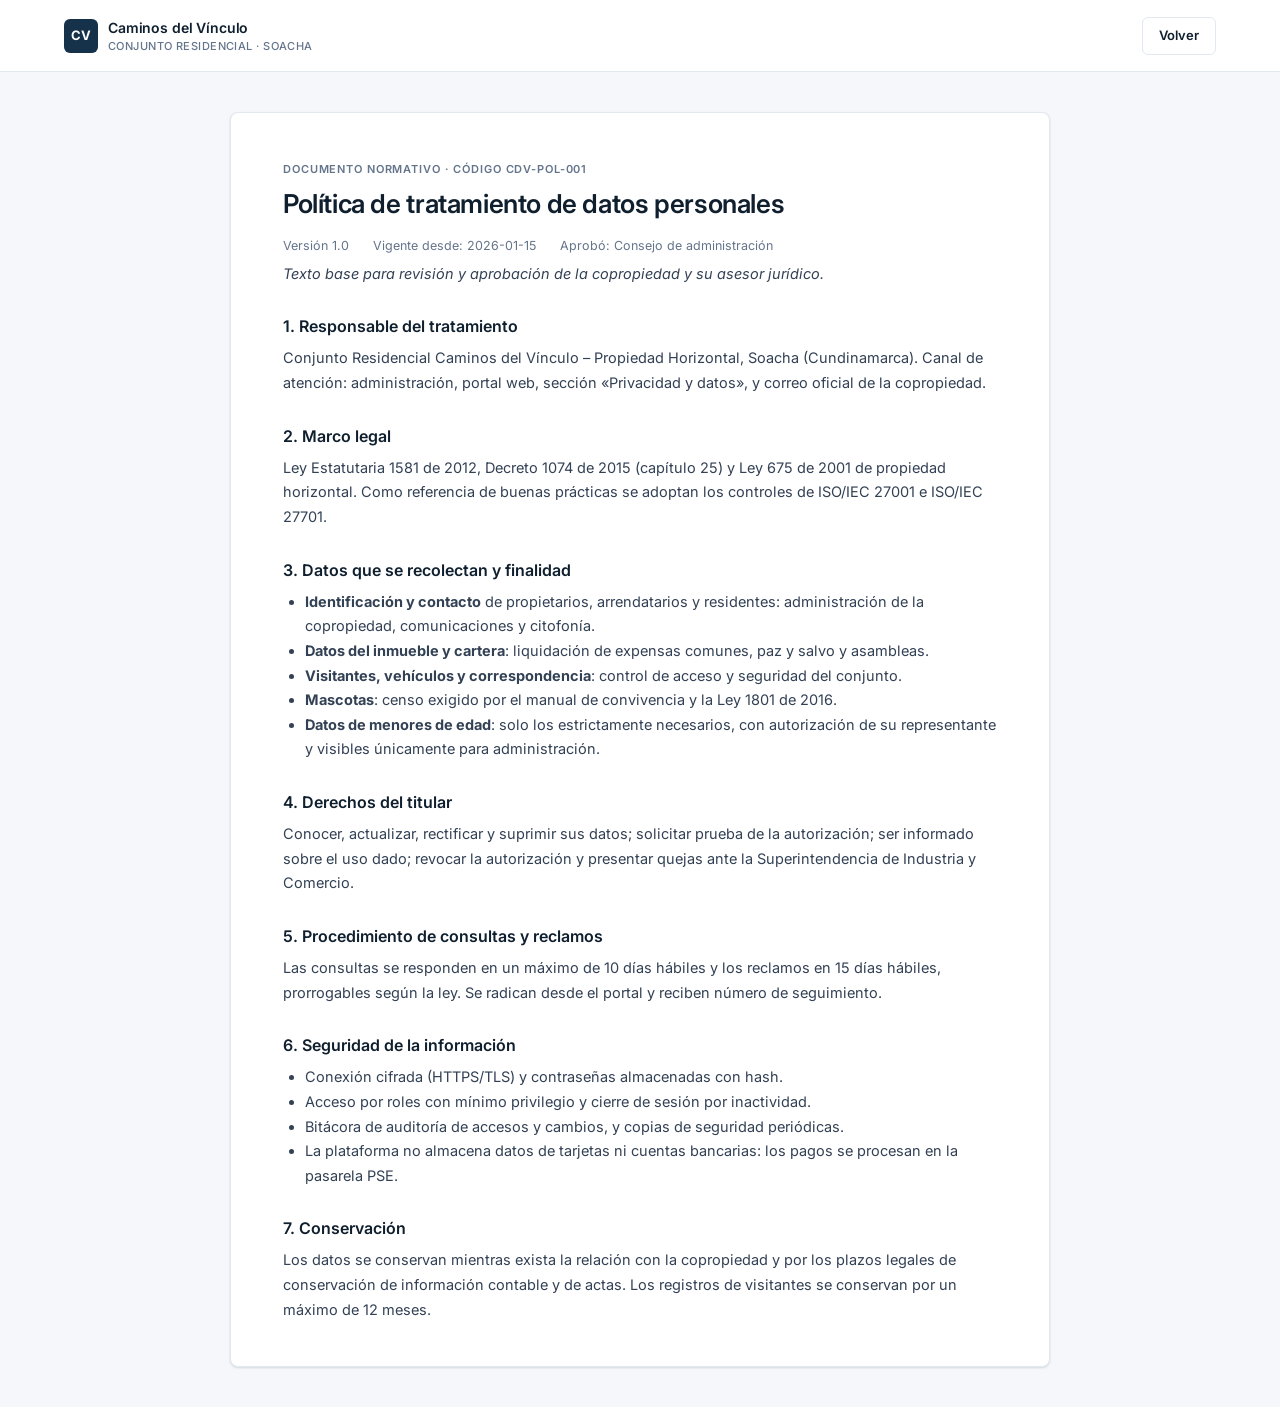
<file: politica-datos.html>
<!DOCTYPE html>
<html lang="es">
<head>
<meta charset="utf-8"><meta name="viewport" content="width=device-width,initial-scale=1">
<title>Política de tratamiento de datos personales · Caminos del Vínculo</title>
<link rel="stylesheet" href="assets/styles.css">
<style>.doc{max-width:820px;margin:40px auto;padding:44px 52px}.doc h1{font-size:26px;font-weight:600;letter-spacing:-.015em;margin:6px 0 4px}.doc h2{font-size:16px;font-weight:600;margin:28px 0 8px}.doc p,.doc li{color:var(--ink-2);font-size:14.5px;line-height:1.7}.doc ul{padding-left:22px}.doc .meta{display:flex;gap:24px;font-size:12.5px;color:var(--muted);margin:14px 0 6px}</style>
</head>
<body>
<a class="skip" href="#contenido">Saltar al contenido</a>
<header class="pub-nav"><a class="logo" href="index.html"><span class="mark">CV</span><span>Caminos del Vínculo<small>Conjunto residencial · Soacha</small></span></a><a class="btn btn-ghost" href="javascript:history.back()">Volver</a></header>
<main id="contenido" class="card doc">
  <span class="eyebrow">Documento normativo · Código CDV-POL-001</span>
  <h1>Política de tratamiento de datos personales</h1>
  <div class="meta"><span>Versión 1.0</span><span>Vigente desde: 2026-01-15</span><span>Aprobó: Consejo de administración</span></div>
  <p><i>Texto base para revisión y aprobación de la copropiedad y su asesor jurídico.</i></p>

  <h2>1. Responsable del tratamiento</h2>
  <p>Conjunto Residencial Caminos del Vínculo – Propiedad Horizontal, Soacha (Cundinamarca). Canal de atención: administración, portal web, sección «Privacidad y datos», y correo oficial de la copropiedad.</p>
  <h2>2. Marco legal</h2>
  <p>Ley Estatutaria 1581 de 2012, Decreto 1074 de 2015 (capítulo 25) y Ley 675 de 2001 de propiedad horizontal. Como referencia de buenas prácticas se adoptan los controles de ISO/IEC 27001 e ISO/IEC 27701.</p>
  <h2>3. Datos que se recolectan y finalidad</h2>
  <ul>
    <li><b>Identificación y contacto</b> de propietarios, arrendatarios y residentes: administración de la copropiedad, comunicaciones y citofonía.</li>
    <li><b>Datos del inmueble y cartera</b>: liquidación de expensas comunes, paz y salvo y asambleas.</li>
    <li><b>Visitantes, vehículos y correspondencia</b>: control de acceso y seguridad del conjunto.</li>
    <li><b>Mascotas</b>: censo exigido por el manual de convivencia y la Ley 1801 de 2016.</li>
    <li><b>Datos de menores de edad</b>: solo los estrictamente necesarios, con autorización de su representante y visibles únicamente para administración.</li>
  </ul>
  <h2>4. Derechos del titular</h2>
  <p>Conocer, actualizar, rectificar y suprimir sus datos; solicitar prueba de la autorización; ser informado sobre el uso dado; revocar la autorización y presentar quejas ante la Superintendencia de Industria y Comercio.</p>
  <h2>5. Procedimiento de consultas y reclamos</h2>
  <p>Las consultas se responden en un máximo de 10 días hábiles y los reclamos en 15 días hábiles, prorrogables según la ley. Se radican desde el portal y reciben número de seguimiento.</p>
  <h2>6. Seguridad de la información</h2>
  <ul>
    <li>Conexión cifrada (HTTPS/TLS) y contraseñas almacenadas con hash.</li>
    <li>Acceso por roles con mínimo privilegio y cierre de sesión por inactividad.</li>
    <li>Bitácora de auditoría de accesos y cambios, y copias de seguridad periódicas.</li>
    <li>La plataforma no almacena datos de tarjetas ni cuentas bancarias: los pagos se procesan en la pasarela PSE.</li>
  </ul>
  <h2>7. Conservación</h2>
  <p>Los datos se conservan mientras exista la relación con la copropiedad y por los plazos legales de conservación de información contable y de actas. Los registros de visitantes se conservan por un máximo de 12 meses.</p>
</main>
<script src="assets/icons.js"></script>
</body>
</html>
</file>
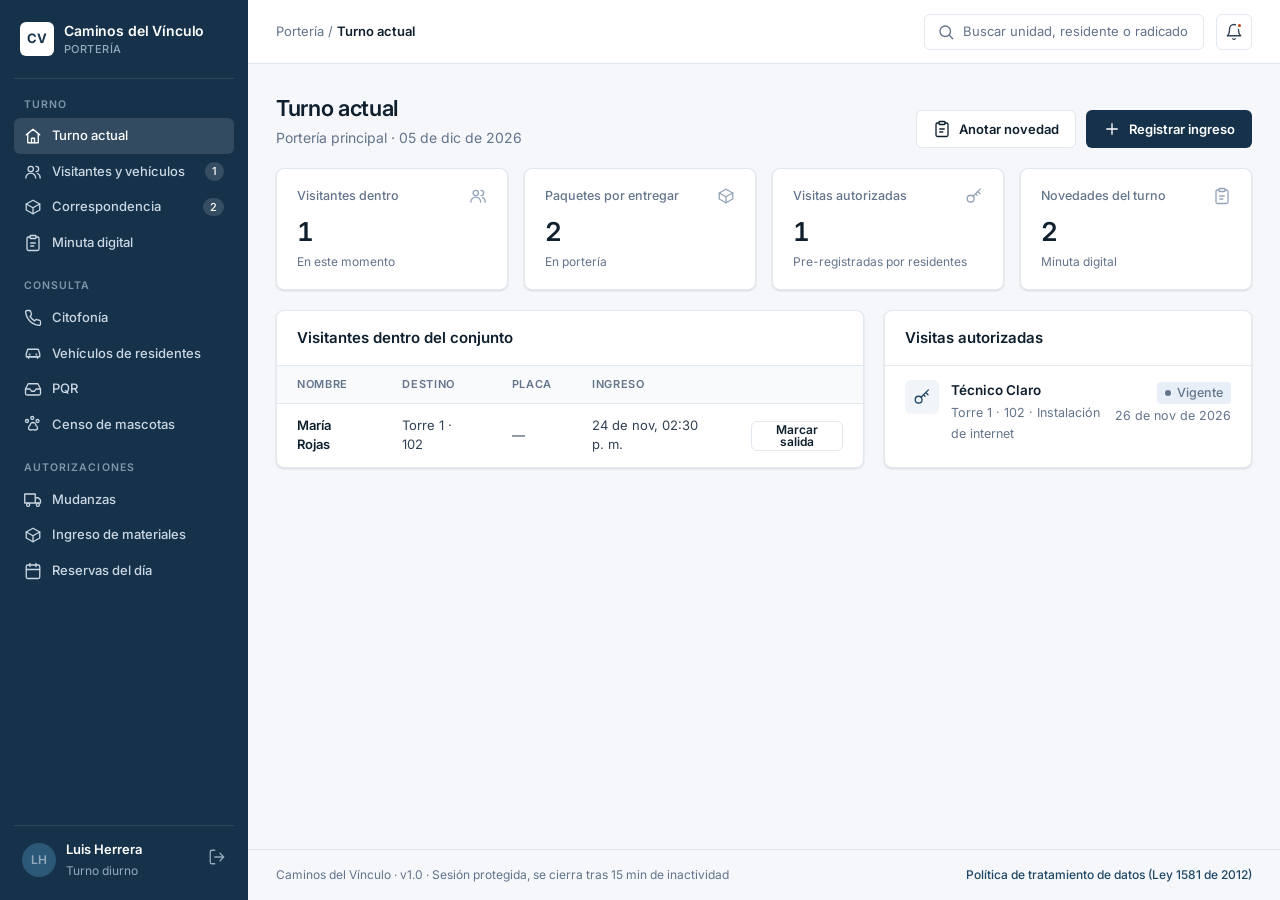
<file: porteria.html>
<!DOCTYPE html>
<html lang="es">
<head>
<meta charset="utf-8"><meta name="viewport" content="width=device-width,initial-scale=1">
<title>Portería · Caminos del Vínculo</title>
<link rel="stylesheet" href="assets/styles.css">
</head>
<body>
<script src="assets/icons.js"></script>
<script src="assets/data.js"></script>
<script src="assets/app.js"></script>
<script src="assets/porteria.js"></script>
</body>
</html>
</file>
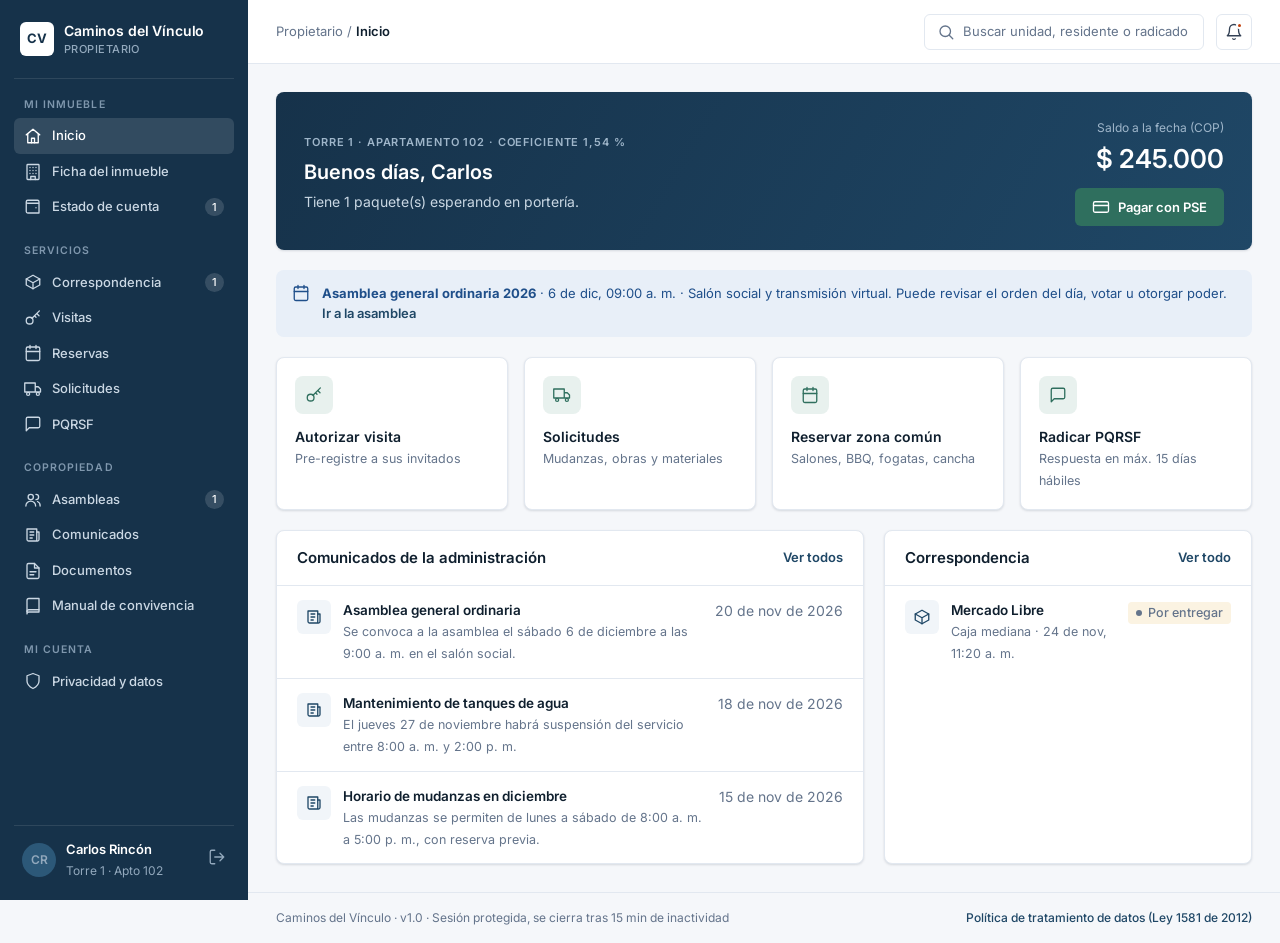
<file: propietario.html>
<!DOCTYPE html>
<html lang="es">
<head>
<meta charset="utf-8"><meta name="viewport" content="width=device-width,initial-scale=1">
<title>Propietario · Caminos del Vínculo</title>
<link rel="stylesheet" href="assets/styles.css">
</head>
<body>
<script src="assets/icons.js"></script>
<script src="assets/data.js"></script>
<script src="assets/app.js"></script>
<script>const ROL="propietario"</script><script src="assets/residente.js"></script>
</body>
</html>
</file>
<file: assets/styles.css>
/* Caminos del Vínculo · Sistema visual de los prototipos
   Paleta sobria: azul petróleo + verde salvia como acento, neutros fríos. */
@import url('https://fonts.googleapis.com/css2?family=Inter:wght@400;500;600;700&display=swap');
:root{
  --ink:#0f1f2e; --ink-2:#334155; --muted:#64748b; --line:#e2e8f0; --bg:#f5f7fa; --card:#fff;
  --brand:#16324a; --brand-2:#1f4766; --accent:#2f6f5e; --accent-soft:#e8f1ee;
  --warn:#9a6b12; --warn-soft:#fbf3e2; --danger:#9b2c2c; --danger-soft:#fbeaea; --info:#1f4f8a; --info-soft:#e8eff8;
  --r:8px; --shadow:0 1px 2px rgba(15,31,46,.06),0 1px 3px rgba(15,31,46,.08);
}
*{box-sizing:border-box;margin:0;padding:0}
body{font-family:Inter,system-ui,-apple-system,"Segoe UI",Roboto,sans-serif;color:var(--ink);background:var(--bg);font-size:14px;line-height:1.5;-webkit-font-smoothing:antialiased}
a{color:inherit;text-decoration:none}
.ico{width:18px;height:18px;stroke:currentColor;fill:none;stroke-width:1.75;stroke-linecap:round;stroke-linejoin:round;flex:none}
.logo{display:flex;align-items:center;gap:10px;font-weight:600;letter-spacing:-.01em}
.logo .mark{width:34px;height:34px;border-radius:6px;background:var(--brand);color:#fff;display:grid;place-items:center;font-size:13px;font-weight:700;letter-spacing:.02em}
.logo small{display:block;font-weight:500;font-size:11px;color:var(--muted);letter-spacing:.04em;text-transform:uppercase}
.btn{display:inline-flex;align-items:center;justify-content:center;gap:8px;height:38px;padding:0 16px;border-radius:6px;font:600 13px/1 Inter,sans-serif;border:1px solid transparent;cursor:pointer}
.btn-primary{background:var(--brand);color:#fff}.btn-primary:hover{background:var(--brand-2)}
.btn-accent{background:var(--accent);color:#fff}
.btn-ghost{background:#fff;color:var(--ink);border-color:var(--line)}
.card{background:var(--card);border:1px solid var(--line);border-radius:var(--r);box-shadow:var(--shadow)}
.card-h{display:flex;align-items:center;justify-content:space-between;padding:16px 20px;border-bottom:1px solid var(--line)}
.card-h h3{font-size:15px;font-weight:600}
.card-b{padding:20px}
.eyebrow{font-size:11px;font-weight:600;letter-spacing:.08em;text-transform:uppercase;color:var(--muted)}
.field{display:flex;flex-direction:column;gap:6px;margin-bottom:14px}
.field label{font-size:12px;font-weight:600;color:var(--ink-2)}
.input,select,textarea{height:38px;border:1px solid var(--line);border-radius:6px;padding:0 12px;font:400 14px Inter,sans-serif;color:var(--ink);background:#fff;width:100%}
textarea{height:84px;padding:10px 12px;resize:none}
.input:focus,select:focus,textarea:focus{outline:2px solid #bcd3e6;border-color:var(--brand-2)}
table{width:100%;border-collapse:collapse}
th{font-size:11px;font-weight:600;letter-spacing:.06em;text-transform:uppercase;color:var(--muted);text-align:left;padding:10px 20px;background:#f8fafc;border-bottom:1px solid var(--line)}
td{padding:12px 20px;border-bottom:1px solid var(--line);font-size:13px;color:var(--ink-2)}
tr:last-child td{border-bottom:0}
td.id{font-weight:600;color:var(--ink);font-variant-numeric:tabular-nums}
.tag{display:inline-flex;align-items:center;gap:6px;height:22px;padding:0 8px;border-radius:4px;font-size:12px;font-weight:500}
.tag::before{content:"";width:6px;height:6px;border-radius:50%;background:currentColor}
.t-ok{background:var(--accent-soft);color:var(--accent)}.t-warn{background:var(--warn-soft);color:var(--warn)}
.t-bad{background:var(--danger-soft);color:var(--danger)}.t-info{background:var(--info-soft);color:var(--info)}
.t-neutral{background:#f1f5f9;color:var(--muted)}

/* ---------- App shell (paneles internos) ---------- */
.app{display:grid;grid-template-columns:248px 1fr;min-height:100vh}
.side{background:var(--brand);color:#cbd8e4;display:flex;flex-direction:column;padding:20px 14px;position:sticky;top:0;height:100vh;overflow-y:auto}
.side .logo{color:#fff;padding:0 6px 20px;border-bottom:1px solid rgba(255,255,255,.1)}
.side .logo .mark{background:#fff;color:var(--brand)}.side .logo small{color:#93a9bd}
.nav-group{margin-top:18px}
.nav-group p{font-size:10.5px;font-weight:600;letter-spacing:.1em;text-transform:uppercase;color:#7f97ad;padding:0 10px 6px}
.nav a{display:flex;align-items:center;gap:10px;padding:8px 10px;border-radius:6px;font-size:13px;font-weight:500}
.nav a:hover{background:rgba(255,255,255,.06);color:#fff}
.nav a.on{background:rgba(255,255,255,.12);color:#fff}
.nav a .n{margin-left:auto;font-size:11px;background:rgba(255,255,255,.14);color:#fff;border-radius:10px;padding:1px 7px}
.side .me{margin-top:auto;display:flex;align-items:center;gap:10px;padding:14px 8px 0;border-top:1px solid rgba(255,255,255,.1)}
.avatar{width:34px;height:34px;border-radius:50%;background:#2c5878;color:#fff;display:grid;place-items:center;font-size:12px;font-weight:600}
.me b{display:block;color:#fff;font-size:13px;font-weight:600}.me span{font-size:12px;color:#93a9bd}
.main{display:flex;flex-direction:column;min-width:0}
.top{height:64px;background:#fff;border-bottom:1px solid var(--line);display:flex;align-items:center;justify-content:space-between;padding:0 28px}
.crumb{font-size:13px;color:var(--muted)}.crumb b{color:var(--ink);font-weight:600}
.top .tools{display:flex;align-items:center;gap:12px}
.search{display:flex;align-items:center;gap:8px;height:36px;width:280px;border:1px solid var(--line);border-radius:6px;padding:0 12px;color:var(--muted);font-size:13px}
.iconbtn{width:36px;height:36px;border:1px solid var(--line);border-radius:6px;display:grid;place-items:center;color:var(--ink-2);position:relative}
.iconbtn .dot{position:absolute;top:7px;right:8px;width:7px;height:7px;border-radius:50%;background:#c2410c;border:2px solid #fff}
.content{padding:28px;display:flex;flex-direction:column;gap:20px}
.page-h{display:flex;align-items:flex-end;justify-content:space-between}
.page-h h1{font-size:22px;font-weight:600;letter-spacing:-.015em}
.page-h p{color:var(--muted);margin-top:2px}
.kpis{display:grid;grid-template-columns:repeat(4,1fr);gap:16px}
.kpi{padding:18px 20px}
.kpi .lbl{display:flex;align-items:center;justify-content:space-between;color:var(--muted);font-size:12.5px;font-weight:500}
.kpi .val{font-size:26px;font-weight:600;letter-spacing:-.02em;margin-top:6px;font-variant-numeric:tabular-nums}
.kpi .sub{font-size:12px;color:var(--muted);margin-top:2px}.kpi .sub b{color:var(--accent);font-weight:600}
.grid-2{display:grid;grid-template-columns:1.6fr 1fr;gap:20px}
.grid-2e{display:grid;grid-template-columns:1fr 1fr;gap:20px}
.list li{list-style:none;display:flex;gap:12px;padding:14px 20px;border-bottom:1px solid var(--line)}
.list li:last-child{border-bottom:0}
.list .ic{width:34px;height:34px;border-radius:6px;background:#f1f5f9;color:var(--brand-2);display:grid;place-items:center;flex:none}
.list b{font-size:13.5px;font-weight:600;display:block}.list span{font-size:12.5px;color:var(--muted)}
.list .r{margin-left:auto;text-align:right;white-space:nowrap}
.muted{color:var(--muted)}
.bar{height:6px;background:#eef2f6;border-radius:3px;overflow:hidden}.bar i{display:block;height:100%;background:var(--accent)}

/* ---------- Sitio público ---------- */
.pub-nav{height:72px;background:#fff;border-bottom:1px solid var(--line);display:flex;align-items:center;justify-content:space-between;padding:0 64px}
.pub-nav nav{display:flex;gap:28px;font-size:14px;font-weight:500;color:var(--ink-2)}
.hero{background:radial-gradient(900px 400px at 85% 10%,rgba(47,111,94,.35),transparent 60%),radial-gradient(700px 500px at 0% 100%,rgba(31,71,102,.6),transparent 60%),var(--ink);color:#fff;padding:96px 64px 120px}
.hero .eyebrow{color:#a9c4b9}
.hero h1{font-size:46px;line-height:1.1;font-weight:600;letter-spacing:-.025em;max-width:640px;margin:14px 0 16px}
.hero p{font-size:17px;color:#d3dde6;max-width:540px}
.hero .cta{display:flex;gap:12px;margin-top:32px}
.hero .btn-ghost{background:transparent;color:#fff;border-color:rgba(255,255,255,.35)}
.info-strip{margin:-56px 64px 0;display:grid;grid-template-columns:repeat(3,1fr);position:relative}
.info-strip>div{display:flex;gap:14px;align-items:center;padding:22px 24px;border-right:1px solid var(--line)}
.info-strip>div:last-child{border-right:0}
.info-strip .ic{width:42px;height:42px;border-radius:8px;background:var(--accent-soft);color:var(--accent);display:grid;place-items:center}
.info-strip b{display:block;font-size:15px}.info-strip span{font-size:12.5px;color:var(--muted)}
.sec{padding:80px 64px 0}
.sec-h{display:flex;justify-content:space-between;align-items:flex-end;margin-bottom:28px}
.sec-h h2{font-size:28px;font-weight:600;letter-spacing:-.02em;margin-top:6px}
.cards-3{display:grid;grid-template-columns:repeat(3,1fr);gap:20px}
.rule{padding:24px}
.rule .ic{width:40px;height:40px;border-radius:8px;background:#eef3f8;color:var(--brand-2);display:grid;place-items:center;margin-bottom:16px}
.rule h4{font-size:16px;font-weight:600;margin-bottom:6px}.rule p{color:var(--muted);font-size:13.5px}
.rule .tag{margin-top:16px}
.areas{display:grid;grid-template-columns:repeat(5,1fr);gap:16px}
.area{padding:20px;display:flex;flex-direction:column;gap:14px}
.area .ic{color:var(--accent)}.area b{font-size:14px;font-weight:600}
.foot{margin-top:80px;background:var(--ink);color:#94a3b8;padding:36px 64px;display:flex;justify-content:space-between;font-size:13px}
.foot .logo{color:#fff}.foot .logo .mark{background:#fff;color:var(--ink)}

/* ---------- Login ---------- */
.auth{display:grid;grid-template-columns:1.05fr 1fr;min-height:100vh}
.auth-aside{background:linear-gradient(160deg,rgba(22,50,74,.9),rgba(15,31,46,.95)),url('https://cbolivarstorageprod.blob.core.windows.net/files-v2/2024-11/fachada-caminos-del-vinculo.webp') center/cover,linear-gradient(160deg,var(--brand),var(--ink));color:#fff;padding:48px 56px;display:flex;flex-direction:column;justify-content:space-between}
.auth-aside .logo{color:#fff}.auth-aside .logo .mark{background:#fff;color:var(--brand)}.auth-aside .logo small{color:#93a9bd}
.auth-aside h2{font-size:34px;line-height:1.15;font-weight:600;letter-spacing:-.02em;max-width:460px}
.auth-aside ul{margin-top:28px;display:flex;flex-direction:column;gap:14px}
.auth-aside li{list-style:none;display:flex;gap:12px;align-items:center;color:#d3dde6;font-size:14.5px}
.auth-aside li .ico{color:#9cc7b8}
.auth-form{display:flex;align-items:center;justify-content:center;background:#fff;padding:48px}
.auth-form form{width:100%;max-width:380px}
.auth-form h1{font-size:24px;font-weight:600;letter-spacing:-.015em}
.roles{display:grid;grid-template-columns:repeat(4,1fr);gap:6px;background:#f1f5f9;padding:4px;border-radius:8px;margin:24px 0 20px}
.roles span{text-align:center;font-size:12px;font-weight:600;color:var(--muted);padding:7px 0;border-radius:6px}
.roles span.on{background:#fff;color:var(--ink);box-shadow:var(--shadow)}
.row{display:flex;justify-content:space-between;align-items:center;font-size:13px;margin:4px 0 22px}
.row a{color:var(--brand-2);font-weight:600}
.chk{display:flex;gap:8px;align-items:center;color:var(--ink-2)}
.chk i{width:16px;height:16px;border-radius:4px;background:var(--brand);display:grid;place-items:center}
.secure{display:flex;gap:8px;align-items:center;justify-content:center;margin-top:28px;font-size:12px;color:var(--muted)}

/* ---------- Componentes de la app ---------- */
.form-grid{display:grid;grid-template-columns:1fr 1fr;gap:0 16px}.form-grid .full{grid-column:1/-1}
.toolbar{display:flex;gap:10px;align-items:center}
.toolbar select,.toolbar .input{height:34px;width:auto;font-size:13px}
.empty{padding:56px 20px;text-align:center;color:var(--muted)}
.empty .ic{width:48px;height:48px;border-radius:10px;background:#f1f5f9;color:var(--brand-2);display:grid;place-items:center;margin:0 auto 14px}
.empty h3{color:var(--ink);font-size:16px;font-weight:600;margin-bottom:4px}
.toast{position:fixed;right:24px;bottom:24px;background:var(--ink);color:#fff;padding:12px 16px;border-radius:8px;font-size:13px;display:flex;gap:10px;align-items:center;box-shadow:0 8px 24px rgba(0,0,0,.18);transform:translateY(120%);transition:.25s;z-index:50}
.toast.show{transform:none}.toast .ico{color:#9cc7b8}
.modal-bg{position:fixed;inset:0;background:rgba(15,31,46,.45);display:none;align-items:center;justify-content:center;z-index:40}
.modal-bg.open{display:flex}
.modal{width:520px;max-width:92vw}
.tabs{display:flex;gap:4px;border-bottom:1px solid var(--line);padding:0 20px}
.tabs a{padding:12px 4px;margin-right:18px;font-size:13px;font-weight:500;color:var(--muted);border-bottom:2px solid transparent;margin-bottom:-1px}
.tabs a.on{color:var(--ink);border-color:var(--brand)}
.link{color:var(--brand-2);font-weight:600;font-size:13px;cursor:pointer}
.btn-sm{height:30px;padding:0 10px;font-size:12px}
.stat-row{display:flex;justify-content:space-between;padding:10px 0;border-bottom:1px dashed var(--line);font-size:13px}.stat-row:last-child{border:0}
.stat-row b{font-variant-numeric:tabular-nums}
.notice{display:flex;gap:12px;padding:14px 16px;border-radius:8px;background:var(--info-soft);color:var(--info);font-size:13px}
.notice.warn{background:var(--warn-soft);color:var(--warn)}
.welcome{background:linear-gradient(120deg,var(--brand),var(--brand-2));color:#fff;border:0}
.welcome .card-b{display:flex;justify-content:space-between;align-items:center;padding:24px 28px}
.welcome h2{font-size:20px;font-weight:600}.welcome p{color:#c9d7e3;margin-top:4px}
.welcome .btn-ghost{background:rgba(255,255,255,.1);color:#fff;border-color:rgba(255,255,255,.25)}
.qa{display:grid;grid-template-columns:repeat(4,1fr);gap:16px}
.qa a{padding:18px;display:flex;flex-direction:column;gap:12px}
.qa a:hover{border-color:#b8c7d6}
.qa .ic{width:38px;height:38px;border-radius:8px;background:var(--accent-soft);color:var(--accent);display:grid;place-items:center}
.qa b{font-size:14px;font-weight:600}.qa span{font-size:12.5px;color:var(--muted)}
@media (max-width:900px){
  .app{grid-template-columns:1fr}.side{display:none}.kpis,.qa{grid-template-columns:1fr 1fr}.grid-2,.grid-2e,.form-grid{grid-template-columns:1fr}
  .auth{grid-template-columns:1fr}.auth-aside{display:none}.search{display:none}
  .pub-nav,.hero,.sec,.foot{padding-left:20px;padding-right:20px}.pub-nav nav{display:none}
  .info-strip{margin:-40px 20px 0;grid-template-columns:1fr}.info-strip>div{border-right:0;border-bottom:1px solid var(--line)}
  .cards-3,.areas{grid-template-columns:1fr 1fr}.hero h1{font-size:34px}
}

/* ---------- Accesibilidad y pie de página de la app ---------- */
.skip{position:absolute;left:-999px;top:8px;background:#fff;color:var(--ink);padding:10px 14px;border-radius:6px;z-index:100;font-weight:600}
.skip:focus{left:8px}
:focus-visible{outline:2px solid #3b82c4;outline-offset:2px}
.side :focus-visible{outline-color:#9cc7b8}
.app-foot{margin-top:auto;padding:16px 28px;border-top:1px solid var(--line);display:flex;justify-content:space-between;font-size:12px;color:var(--muted)}
.app-foot a{color:var(--brand-2);font-weight:500}
.content:focus{outline:none}
@media (prefers-reduced-motion:reduce){*{transition:none!important}}
/* ---------- Ficha del inmueble y asambleas ---------- */
.facts{display:grid;grid-template-columns:repeat(4,1fr);border-top:1px solid var(--line)}
.facts>div{padding:16px 20px;border-right:1px solid var(--line);border-bottom:1px solid var(--line)}
.facts>div:nth-child(4n){border-right:0}
.facts span{display:block;font-size:11.5px;color:var(--muted);font-weight:500;margin-bottom:3px}
.facts b{font-size:14px;font-weight:600;font-variant-numeric:tabular-nums}
.vote{padding:16px 20px;border-bottom:1px solid var(--line)}.vote:last-child{border:0}
.vote p{font-weight:600;margin-bottom:10px}
.vote .opts{display:flex;gap:8px}
.vote .opts button{height:32px;padding:0 14px;border:1px solid var(--line);border-radius:6px;background:#fff;font:500 13px Inter,sans-serif;cursor:pointer}
.vote .opts button.sel{background:var(--brand);border-color:var(--brand);color:#fff}
ol.agenda{padding:4px 20px 16px 40px;color:var(--ink-2)}ol.agenda li{padding:4px 0}
.chip-row{display:flex;gap:8px;flex-wrap:wrap}
.switch{display:flex;justify-content:space-between;align-items:center;padding:14px 20px;border-bottom:1px solid var(--line)}.switch:last-child{border:0}
.switch b{display:block;font-size:13.5px}.switch span{font-size:12.5px;color:var(--muted)}
.switch input{width:38px;height:22px;accent-color:var(--accent)}
</file>
<file: assets/home.css>
/* Página de inicio pública · Caminos del Vínculo
   Fotografía a sangre, titulares grandes y secciones amplias. */
@import url('https://fonts.googleapis.com/css2?family=Manrope:wght@500;600;700;800&display=swap');
:root{--display:Manrope,Inter,system-ui,sans-serif;--sage:#2f6f5e;--sage-2:#3f8a75;--sand:#f4f1ea}
html{scroll-behavior:smooth}
body.home{background:#fff}
.home h1,.home h2,.home h3{font-family:var(--display);letter-spacing:-.025em}
.wrap{max-width:1200px;margin:0 auto;padding:0 32px}

/* Cabecera: transparente sobre la portada, sólida al bajar */
.h-nav{position:fixed;inset:0 0 auto;z-index:30;height:76px;display:flex;align-items:center;transition:background .25s,box-shadow .25s}
.h-nav .wrap{display:flex;align-items:center;justify-content:space-between;width:100%}
.h-nav .logo{color:#fff}.h-nav .logo .mark{background:#fff;color:var(--brand)}.h-nav .logo small{color:rgba(255,255,255,.7)}
.h-nav nav{display:flex;gap:4px}
.h-nav nav a{color:rgba(255,255,255,.88);font-size:14px;font-weight:500;padding:8px 12px;border-radius:6px}
.h-nav nav a:hover{background:rgba(255,255,255,.12);color:#fff}
.h-nav .btn-in{background:#fff;color:var(--brand)}
.h-nav.solid{background:rgba(255,255,255,.97);box-shadow:0 1px 0 var(--line);backdrop-filter:blur(8px)}
.h-nav.solid .logo{color:var(--ink)}.h-nav.solid .logo .mark{background:var(--brand);color:#fff}.h-nav.solid .logo small{color:var(--muted)}
.h-nav.solid nav a{color:var(--ink-2)}.h-nav.solid nav a:hover{background:#f1f5f9;color:var(--ink)}
.h-nav.solid .btn-in{background:var(--brand);color:#fff}

/* Portada */
.cover{position:relative;min-height:100vh;display:flex;align-items:flex-end;color:#fff;
  background:linear-gradient(180deg,rgba(10,22,33,.35) 0%,rgba(10,22,33,.25) 35%,rgba(10,22,33,.88) 100%),
  url('https://cbolivarstorageprod.blob.core.windows.net/files-v2/2024-11/fachada-caminos-del-vinculo.webp') center 60%/cover,var(--ink)}
.cover .wrap{width:100%;padding-top:120px;padding-bottom:56px}
.cover .eyebrow{color:#cfe3da;letter-spacing:.14em}
.cover h1{font-size:clamp(44px,7vw,92px);line-height:.98;font-weight:800;margin:14px 0 18px;max-width:900px}
.cover p.lead{font-size:19px;line-height:1.55;color:rgba(255,255,255,.86);max-width:580px}
.cover .cta{display:flex;gap:12px;margin-top:32px;flex-wrap:wrap}
.btn-lg{height:50px;padding:0 24px;font-size:15px;border-radius:999px}
.btn-white{background:#fff;color:var(--ink)}
.btn-glass{background:rgba(255,255,255,.1);color:#fff;border:1px solid rgba(255,255,255,.35);backdrop-filter:blur(6px)}
.btn-sage{background:var(--sage);color:#fff}.btn-sage:hover{background:var(--sage-2)}
.cover-facts{display:grid;grid-template-columns:repeat(4,1fr);margin-top:56px;border-top:1px solid rgba(255,255,255,.22);padding-top:22px;gap:24px}
.cover-facts span{display:block;font-size:12px;letter-spacing:.08em;text-transform:uppercase;color:rgba(255,255,255,.6);margin-bottom:4px}
.cover-facts b{font-family:var(--display);font-size:19px;font-weight:700}
.credit{position:absolute;right:16px;bottom:10px;font-size:10.5px;color:rgba(255,255,255,.45)}

/* Indicador lateral de secciones */
.dots{position:fixed;right:22px;top:50%;transform:translateY(-50%);z-index:25;display:flex;flex-direction:column;gap:12px}
.dots a{width:9px;height:9px;border-radius:50%;background:rgba(100,116,139,.35);transition:.2s}
.dots a.on{background:var(--sage);transform:scale(1.35)}

/* Secciones */
.s{padding:112px 0}
.s.alt{background:var(--sand)}
.s-h{max-width:720px;margin-bottom:48px}
.s-h.center{margin-left:auto;margin-right:auto;text-align:center}
.s-h .eyebrow{color:var(--sage)}
.s-h h2{font-size:clamp(32px,4vw,48px);line-height:1.06;font-weight:800;margin:10px 0 14px}
.s-h p{font-size:17px;color:var(--muted);line-height:1.6}

/* Cifras */
.stats{display:grid;grid-template-columns:repeat(4,1fr);gap:20px}
.stat{padding:28px;border-radius:16px;background:#fff;border:1px solid var(--line)}
.stat b{display:block;font-family:var(--display);font-size:48px;font-weight:800;letter-spacing:-.03em;color:var(--brand);line-height:1}
.stat span{display:block;margin-top:10px;font-weight:600}
.stat small{display:block;color:var(--muted);font-size:13px;margin-top:2px}

/* Ubicación */
.loc{display:grid;grid-template-columns:1.35fr 1fr;gap:24px;align-items:stretch}
.map{border-radius:16px;overflow:hidden;border:1px solid var(--line);min-height:440px;background:#e9eef2}
.map iframe{width:100%;height:100%;min-height:440px;border:0;display:block}
.near{border-radius:16px;background:#fff;border:1px solid var(--line);padding:28px;display:flex;flex-direction:column}
.near h3{font-size:20px;font-weight:700;margin-bottom:4px}
.near ul{list-style:none;margin:18px 0;display:flex;flex-direction:column;gap:10px}
.near li{display:flex;gap:14px;align-items:center;padding:12px 14px;border-radius:10px;background:#f8fafc}
.near li .ic{width:38px;height:38px;border-radius:10px;background:var(--accent-soft);color:var(--sage);display:grid;place-items:center;flex:none}
.near li b{display:block;font-size:14px}.near li span{font-size:12.5px;color:var(--muted)}
.near .acts{margin-top:auto;display:flex;gap:8px;flex-wrap:wrap}

/* Zonas comunes */
.chips{display:flex;gap:8px;flex-wrap:wrap;margin-bottom:28px}
.chips button{height:38px;padding:0 16px;border-radius:999px;border:1px solid var(--line);background:#fff;font:600 13.5px Inter,sans-serif;color:var(--ink-2);cursor:pointer}
.chips button .n{color:var(--muted);font-weight:500;margin-left:4px}
.chips button.on{background:var(--ink);border-color:var(--ink);color:#fff}.chips button.on .n{color:rgba(255,255,255,.6)}
.zones{display:grid;grid-template-columns:repeat(4,1fr);grid-auto-rows:240px;gap:16px}
.zone{position:relative;border-radius:16px;overflow:hidden;color:#fff;display:flex;flex-direction:column;justify-content:flex-end;padding:20px;background:var(--brand) center/cover;isolation:isolate}
.zone::before{content:"";position:absolute;inset:0;background:linear-gradient(180deg,transparent 35%,rgba(10,22,33,.85));z-index:-1}
.zone.big{grid-column:span 2;grid-row:span 2}
.zone.wide{grid-column:span 2}
.zone.plain{background:var(--sage)}.zone.plain::before{display:none}
.zone.plain.dark{background:var(--brand)}
.zone .ic{width:40px;height:40px;border-radius:10px;background:rgba(255,255,255,.16);display:grid;place-items:center;margin-bottom:auto;backdrop-filter:blur(4px)}
.zone h3{font-size:20px;font-weight:700}.zone.big h3{font-size:30px}
.zone p{font-size:13px;color:rgba(255,255,255,.8);margin-top:2px}
.zone .pill{position:absolute;top:16px;right:16px;font-size:11.5px;font-weight:600;padding:4px 10px;border-radius:999px;background:rgba(255,255,255,.92);color:var(--ink)}
.zone[hidden]{display:none}

/* Procesos */
.proc{display:grid;grid-template-columns:300px 1fr;gap:28px}
.proc-tabs{display:flex;flex-direction:column;gap:6px}
.proc-tabs button{display:flex;gap:12px;align-items:center;text-align:left;padding:14px 16px;border-radius:12px;border:1px solid transparent;background:transparent;font:600 14.5px Inter,sans-serif;color:var(--ink-2);cursor:pointer}
.proc-tabs button .ic{width:36px;height:36px;border-radius:10px;background:#fff;border:1px solid var(--line);display:grid;place-items:center;color:var(--brand)}
.proc-tabs button.on{background:#fff;border-color:var(--line);box-shadow:var(--shadow);color:var(--ink)}
.proc-tabs button.on .ic{background:var(--brand);color:#fff;border-color:var(--brand)}
.proc-card{background:#fff;border:1px solid var(--line);border-radius:16px;padding:32px;box-shadow:var(--shadow)}
.proc-card .intro{color:var(--muted);font-size:15px;margin:6px 0 26px}
.steps{list-style:none;position:relative}
.steps li{display:grid;grid-template-columns:36px 1fr auto;gap:16px;padding-bottom:22px;position:relative}
.steps li:not(:last-child)::before{content:"";position:absolute;left:17px;top:36px;bottom:4px;width:2px;background:var(--line)}
.steps .num{width:36px;height:36px;border-radius:50%;background:var(--accent-soft);color:var(--sage);display:grid;place-items:center;font-weight:700;font-size:14px}
.steps b{display:block;font-size:15px;margin-top:6px}.steps p{color:var(--muted);font-size:13.5px;margin-top:2px}
.steps .tag{margin-top:6px}

/* Normas */
.rules{display:grid;grid-template-columns:repeat(3,1fr);gap:16px}
.rule2{background:#fff;border:1px solid var(--line);border-radius:16px;padding:26px}
.rule2 .top{display:flex;justify-content:space-between;align-items:center;margin-bottom:18px}
.rule2 .top .ic{width:42px;height:42px;border-radius:12px;background:#eef3f8;color:var(--brand);display:grid;place-items:center}
.rule2 .big{font-family:var(--display);font-weight:800;font-size:26px;color:var(--sage);letter-spacing:-.02em}
.rule2 h3{font-size:18px;font-weight:700;margin-bottom:6px}.rule2 p{color:var(--muted);font-size:14px;line-height:1.6}

/* Noticias */
.news{display:grid;grid-template-columns:repeat(3,1fr);gap:20px}
.news article{border-top:2px solid var(--ink);padding-top:18px}
.news time{font-size:12.5px;color:var(--muted);font-weight:600;letter-spacing:.04em;text-transform:uppercase}
.news h3{font-size:20px;font-weight:700;margin:8px 0}.news p{color:var(--muted);font-size:14.5px;line-height:1.6}

/* Llamado final y pie */
.band{border-radius:24px;padding:64px;color:#fff;display:flex;justify-content:space-between;align-items:center;gap:32px;
  background:linear-gradient(100deg,rgba(15,31,46,.94),rgba(22,50,74,.8)),url('https://cbolivarstorageprod.blob.core.windows.net/files-v2/2024-11/urbanismo-caminos-del-vinculo.webp') center/cover,var(--brand)}
.band h2{font-size:clamp(28px,3.4vw,40px);font-weight:800;line-height:1.1;max-width:560px}
.band p{color:rgba(255,255,255,.75);margin-top:10px;font-size:16px}
.f2{background:var(--ink);color:#94a3b8;padding:72px 0 32px;margin-top:112px;font-size:14px}
.f2 .cols{display:grid;grid-template-columns:1.4fr 1fr 1fr 1fr;gap:32px}
.f2 .logo{color:#fff}.f2 .logo .mark{background:#fff;color:var(--ink)}
.f2 h4{color:#fff;font-size:13px;letter-spacing:.08em;text-transform:uppercase;margin-bottom:14px}
.f2 a{display:block;padding:4px 0}.f2 a:hover{color:#fff}
.f2 .legal{border-top:1px solid rgba(255,255,255,.1);margin-top:48px;padding-top:24px;display:flex;justify-content:space-between;font-size:12.5px}

/* Aparición suave al bajar */
.rv{opacity:0;transform:translateY(18px);transition:opacity .6s ease,transform .6s ease}
.rv.in{opacity:1;transform:none}
@media (prefers-reduced-motion:reduce){.rv{opacity:1;transform:none}html{scroll-behavior:auto}}

@media (max-width:980px){
  .h-nav nav,.dots{display:none}
  .cover-facts,.stats{grid-template-columns:1fr 1fr}
  .loc,.proc{grid-template-columns:1fr}
  .zones{grid-template-columns:1fr 1fr}.zone.big{grid-column:span 2;grid-row:span 1}
  .rules,.news{grid-template-columns:1fr}
  .band{flex-direction:column;align-items:flex-start;padding:40px 28px}
  .f2 .cols{grid-template-columns:1fr 1fr}
  .s{padding:80px 0}.wrap{padding:0 20px}
  .stat b{font-size:36px}.stat{padding:20px}.h-nav .logo small{display:none}.cover p.lead{font-size:17px}
  .proc-tabs{flex-direction:row;overflow-x:auto}.proc-tabs button{white-space:nowrap}
}
</file>
